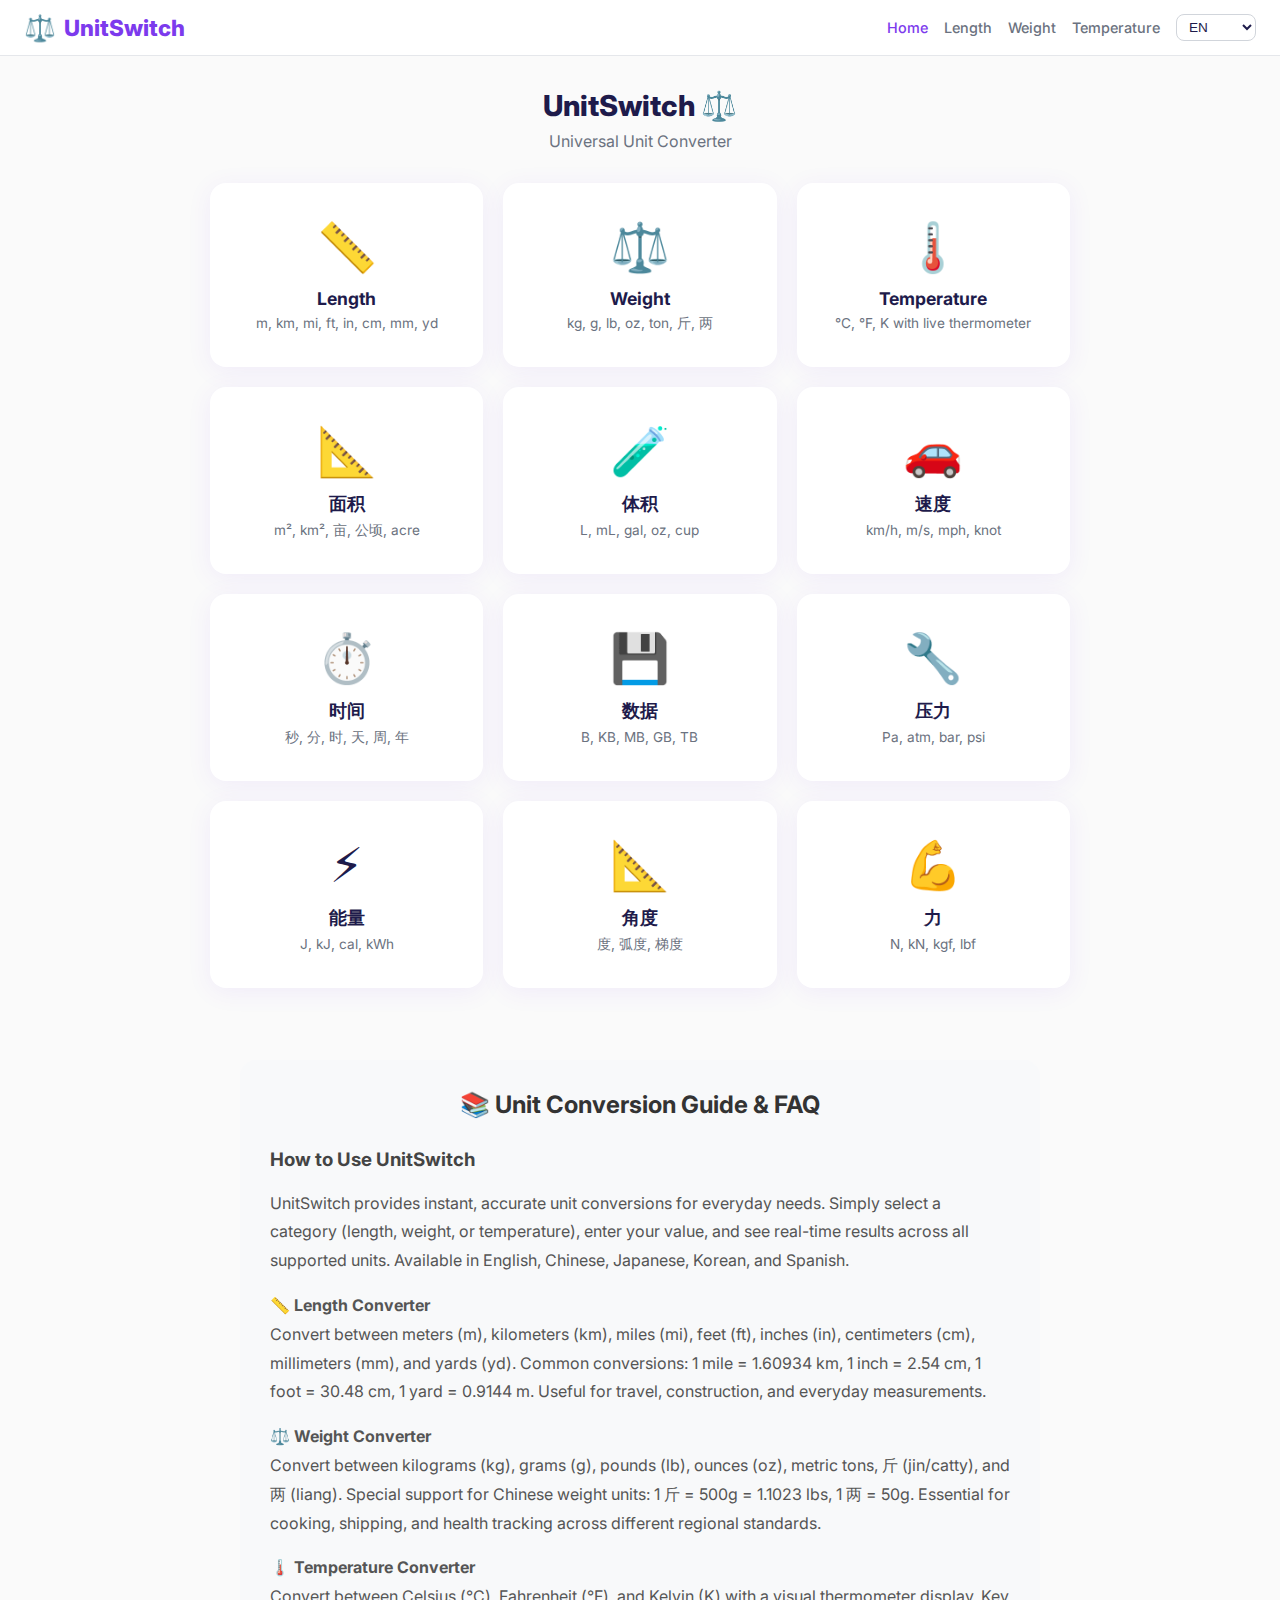
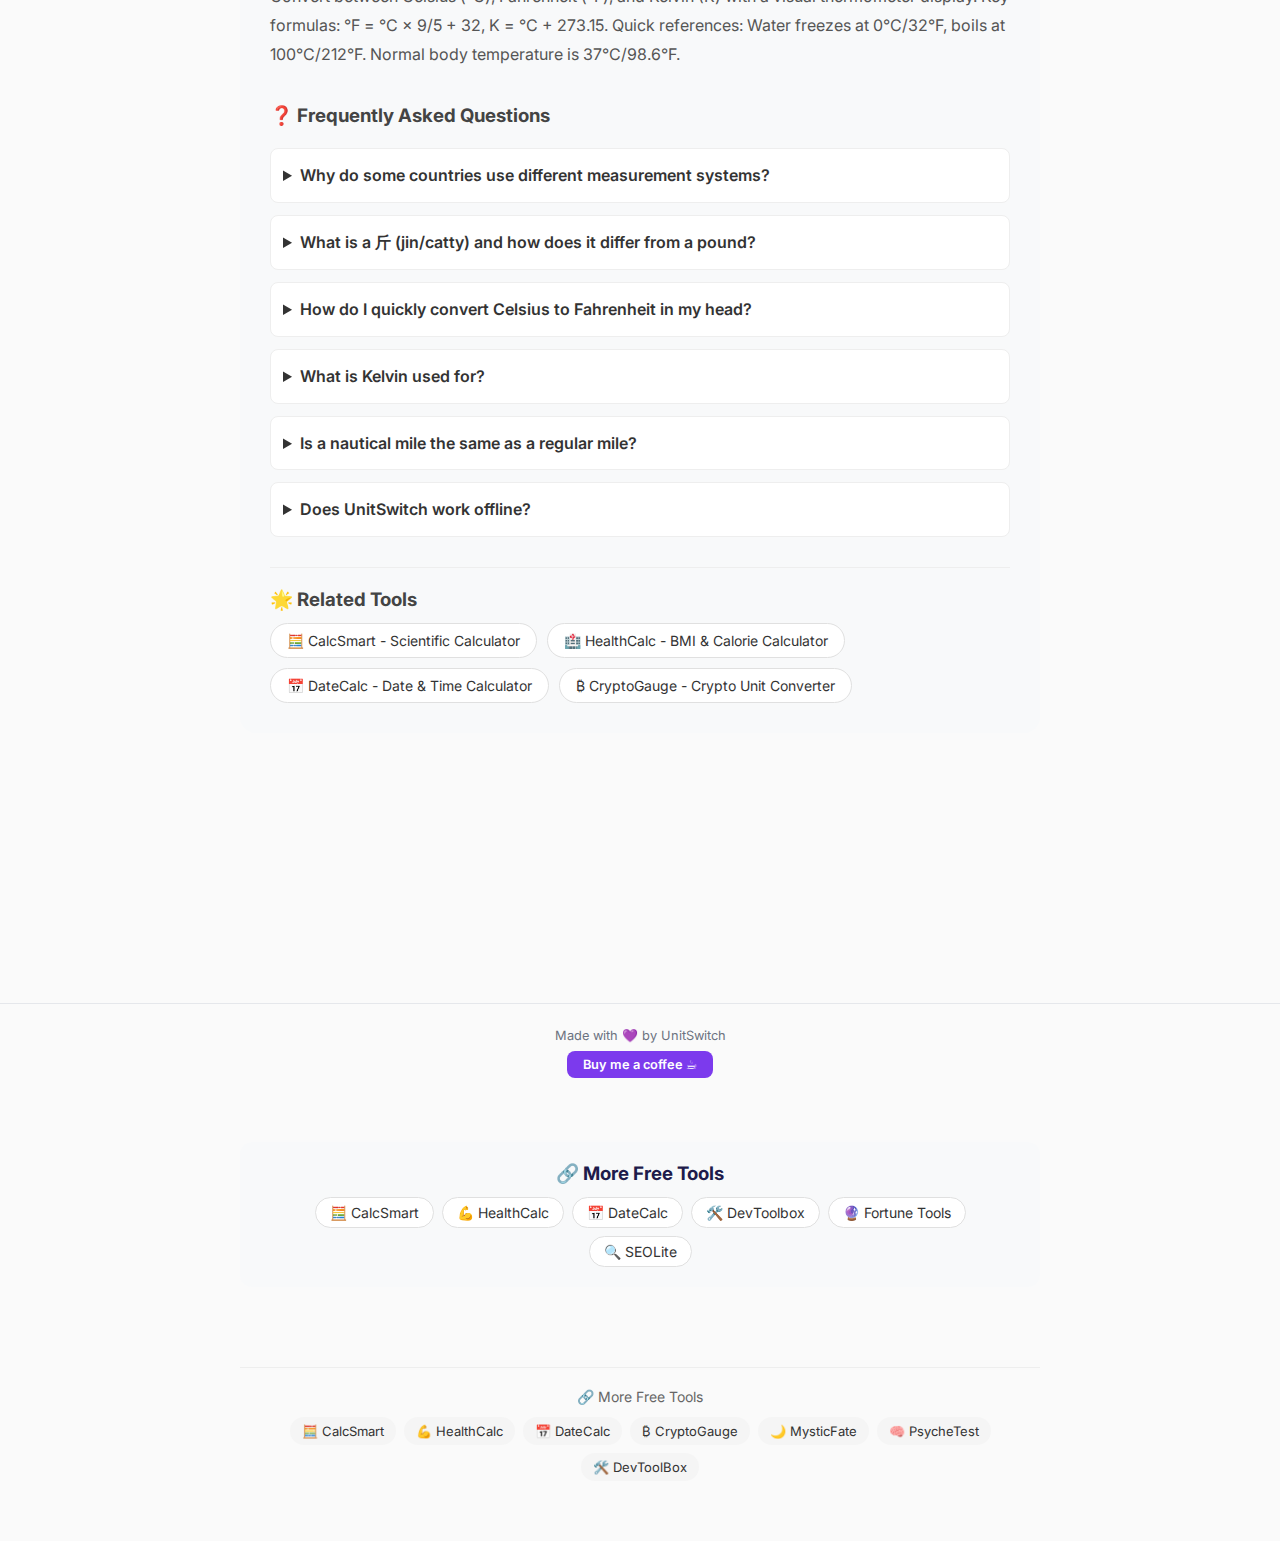
<file: index.html>
<!DOCTYPE html>
<html lang="en">
<head>
<meta charset="UTF-8"><meta name="viewport" content="width=device-width,initial-scale=1">
<title>UnitSwitch ⚖️ - Universal Unit Converter</title>
<meta name="description" content="Free online unit converter. Convert length, weight, temperature instantly. kg to lbs, celsius to fahrenheit, miles to km and more.">
<meta name="keywords" content="unit converter, kg to lbs, celsius to fahrenheit, miles to km, unit conversion, 单位换算">
<meta property="og:title" content="UnitSwitch ⚖️ - Universal Unit Converter">
<meta property="og:description" content="Convert any unit instantly. Length, weight, temperature and more.">
<link rel="canonical" href="https://rorojiao.github.io/unitswitch/">
<link href="https://fonts.googleapis.com/css2?family=Inter:wght@400;500;600;700;800&display=swap" rel="stylesheet">
<link rel="stylesheet" href="style.css">
    <script type="application/ld+json">
    {
        "@context": "https://schema.org",
        "@type": "WebApplication",
        "name": "UnitSwitch ⚖️ - Universal Unit Converter",
        "description": "Free online unit converter. Convert length, weight, temperature instantly. kg to lbs, celsius to fahrenheit, miles to km and more.",
        "url": "https://rorojiao.github.io/unitswitch/",
        "applicationCategory": "UtilityApplication",
        "operatingSystem": "All",
        "offers": { "@type": "Offer", "price": "0", "priceCurrency": "USD" }
    }
    </script>
</head>
<body>
<header>
  <a href="index.html" class="logo"><span>⚖️</span> UnitSwitch</a>
  <nav>
    <a href="index.html" class="active" data-i18n="home">Home</a>
    <a href="length.html" data-i18n="length">Length</a>
    <a href="weight.html" data-i18n="weight">Weight</a>
    <a href="temperature.html" data-i18n="temperature">Temperature</a>
    <select id="langSel">
      <option value="en">EN</option><option value="zh">中文</option><option value="ja">日本語</option><option value="ko">한국어</option><option value="es">ES</option>
    </select>
  </nav>
</header>
<main>
  <h1 data-i18n="siteTitle">UnitSwitch ⚖️</h1>
  <p class="subtitle" data-i18n="tagline">Universal Unit Converter</p>
  <div class="cards">
    <a href="length.html" class="card">
      <div class="icon">📏</div>
      <h2 data-i18n="length">Length</h2>
      <p data-i18n="lengthDesc">m, km, mi, ft, in, cm, mm, yd</p>
    </a>
    <a href="weight.html" class="card">
      <div class="icon">⚖️</div>
      <h2 data-i18n="weight">Weight</h2>
      <p data-i18n="weightDesc">kg, g, lb, oz, ton, 斤, 两</p>
    </a>
    <a href="temperature.html" class="card">
      <div class="icon">🌡️</div>
      <h2 data-i18n="temperature">Temperature</h2>
      <p data-i18n="tempDesc">°C, °F, K with live thermometer</p>
    </a>
    <a href="area.html" class="card"><div class="icon">📐</div><h2>面积</h2><p>m², km², 亩, 公顷, acre</p></a>
    <a href="volume.html" class="card"><div class="icon">🧪</div><h2>体积</h2><p>L, mL, gal, oz, cup</p></a>
    <a href="speed.html" class="card"><div class="icon">🚗</div><h2>速度</h2><p>km/h, m/s, mph, knot</p></a>
    <a href="time-unit.html" class="card"><div class="icon">⏱️</div><h2>时间</h2><p>秒, 分, 时, 天, 周, 年</p></a>
    <a href="data.html" class="card"><div class="icon">💾</div><h2>数据</h2><p>B, KB, MB, GB, TB</p></a>
    <a href="pressure.html" class="card"><div class="icon">🔧</div><h2>压力</h2><p>Pa, atm, bar, psi</p></a>
    <a href="energy.html" class="card"><div class="icon">⚡</div><h2>能量</h2><p>J, kJ, cal, kWh</p></a>
    <a href="angle.html" class="card"><div class="icon">📐</div><h2>角度</h2><p>度, 弧度, 梯度</p></a>
    <a href="force.html" class="card"><div class="icon">💪</div><h2>力</h2><p>N, kN, kgf, lbf</p></a>
  </div>
</main>

<section class="faq-section" style="max-width:800px;margin:40px auto;padding:30px;background:#f8f9fa;border-radius:16px;">
<h2 style="text-align:center;margin-bottom:24px;color:#333;">📚 Unit Conversion Guide & FAQ</h2>

<div class="guide" style="margin-bottom:30px;line-height:1.8;color:#555;">
<h3 style="color:#444;margin-bottom:12px;">How to Use UnitSwitch</h3>
<p>UnitSwitch provides instant, accurate unit conversions for everyday needs. Simply select a category (length, weight, or temperature), enter your value, and see real-time results across all supported units. Available in English, Chinese, Japanese, Korean, and Spanish.</p>

<h4 style="margin-top:16px;">📏 Length Converter</h4>
<p>Convert between meters (m), kilometers (km), miles (mi), feet (ft), inches (in), centimeters (cm), millimeters (mm), and yards (yd). Common conversions: 1 mile = 1.60934 km, 1 inch = 2.54 cm, 1 foot = 30.48 cm, 1 yard = 0.9144 m. Useful for travel, construction, and everyday measurements.</p>

<h4 style="margin-top:16px;">⚖️ Weight Converter</h4>
<p>Convert between kilograms (kg), grams (g), pounds (lb), ounces (oz), metric tons, 斤 (jin/catty), and 两 (liang). Special support for Chinese weight units: 1 斤 = 500g = 1.1023 lbs, 1 两 = 50g. Essential for cooking, shipping, and health tracking across different regional standards.</p>

<h4 style="margin-top:16px;">🌡️ Temperature Converter</h4>
<p>Convert between Celsius (°C), Fahrenheit (°F), and Kelvin (K) with a visual thermometer display. Key formulas: °F = °C × 9/5 + 32, K = °C + 273.15. Quick references: Water freezes at 0°C/32°F, boils at 100°C/212°F. Normal body temperature is 37°C/98.6°F.</p>
</div>

<div class="faq-list" style="line-height:1.8;">
<h3 style="color:#444;margin-bottom:16px;">❓ Frequently Asked Questions</h3>

<details style="margin-bottom:12px;padding:12px;background:#fff;border-radius:8px;border:1px solid #eee;">
<summary style="font-weight:600;cursor:pointer;color:#333;">Why do some countries use different measurement systems?</summary>
<p style="margin-top:8px;color:#666;">Most countries use the metric system (meters, kilograms, Celsius), which was developed during the French Revolution for universal standardization. The United States, Liberia, and Myanmar primarily use the imperial system (feet, pounds, Fahrenheit), largely due to historical convention. The UK uses a mix of both. China has its own traditional units (斤, 两) alongside metric.</p>
</details>

<details style="margin-bottom:12px;padding:12px;background:#fff;border-radius:8px;border:1px solid #eee;">
<summary style="font-weight:600;cursor:pointer;color:#333;">What is a 斤 (jin/catty) and how does it differ from a pound?</summary>
<p style="margin-top:8px;color:#666;">A 斤 (jin), also known as a catty, is a traditional Chinese unit of weight equal to exactly 500 grams (0.5 kg). A pound (lb) is an imperial unit equal to approximately 453.6 grams. So 1 斤 is about 10% heavier than 1 pound. In Chinese daily life, 斤 is commonly used for buying food at markets. When Chinese recipes mention "一斤", they mean 500g.</p>
</details>

<details style="margin-bottom:12px;padding:12px;background:#fff;border-radius:8px;border:1px solid #eee;">
<summary style="font-weight:600;cursor:pointer;color:#333;">How do I quickly convert Celsius to Fahrenheit in my head?</summary>
<p style="margin-top:8px;color:#666;">For a quick mental estimate: double the Celsius value and add 30. For example, 20°C → 20×2+30 = 70°F (actual: 68°F). This shortcut is accurate within a few degrees for everyday temperatures. For exact conversion: multiply by 9, divide by 5, then add 32.</p>
</details>

<details style="margin-bottom:12px;padding:12px;background:#fff;border-radius:8px;border:1px solid #eee;">
<summary style="font-weight:600;cursor:pointer;color:#333;">What is Kelvin used for?</summary>
<p style="margin-top:8px;color:#666;">Kelvin (K) is the SI base unit of temperature used primarily in science and engineering. Unlike Celsius and Fahrenheit, Kelvin starts at absolute zero (−273.15°C), the theoretical lowest possible temperature where all molecular motion stops. It's used in physics, chemistry, astronomy, and color temperature for lighting/photography (e.g., 5500K = daylight).</p>
</details>

<details style="margin-bottom:12px;padding:12px;background:#fff;border-radius:8px;border:1px solid #eee;">
<summary style="font-weight:600;cursor:pointer;color:#333;">Is a nautical mile the same as a regular mile?</summary>
<p style="margin-top:8px;color:#666;">No. A regular (statute) mile equals 1.60934 km, while a nautical mile equals 1.852 km — about 15% longer. Nautical miles are based on the Earth's geometry: one nautical mile equals one minute of latitude. They're used in marine and air navigation. UnitSwitch currently supports statute miles; nautical mile support is planned.</p>
</details>

<details style="margin-bottom:12px;padding:12px;background:#fff;border-radius:8px;border:1px solid #eee;">
<summary style="font-weight:600;cursor:pointer;color:#333;">Does UnitSwitch work offline?</summary>
<p style="margin-top:8px;color:#666;">Yes! Once the page is loaded, all conversions happen locally in your browser using JavaScript. No internet connection is needed for the actual calculations. You can even bookmark the page for quick access. All conversion formulas are built into the page — no API calls are made.</p>
</details>
</div>

<div class="related" style="margin-top:30px;padding-top:20px;border-top:1px solid #eee;">
<h3 style="color:#444;margin-bottom:12px;">🌟 Related Tools</h3>
<div style="display:flex;flex-wrap:wrap;gap:10px;">
<a href="https://rorojiao.github.io/calcsmart/" style="padding:8px 16px;background:#fff;border-radius:20px;text-decoration:none;color:#333;border:1px solid #e0e0e0;font-size:14px;">🧮 CalcSmart - Scientific Calculator</a>
<a href="https://rorojiao.github.io/healthcalc/" style="padding:8px 16px;background:#fff;border-radius:20px;text-decoration:none;color:#333;border:1px solid #e0e0e0;font-size:14px;">🏥 HealthCalc - BMI & Calorie Calculator</a>
<a href="https://rorojiao.github.io/datecalc/" style="padding:8px 16px;background:#fff;border-radius:20px;text-decoration:none;color:#333;border:1px solid #e0e0e0;font-size:14px;">📅 DateCalc - Date & Time Calculator</a>
<a href="https://rorojiao.github.io/cryptogauge/" style="padding:8px 16px;background:#fff;border-radius:20px;text-decoration:none;color:#333;border:1px solid #e0e0e0;font-size:14px;">₿ CryptoGauge - Crypto Unit Converter</a>
</div>
</div>
</section>

<!-- AADS Crypto Ad -->
<div id="aads-ad" style="text-align:center;margin:20px auto;max-width:728px;">
  <!-- Ad unit will be inserted after AADS registration -->

  <iframe data-aa="2427662" src="//acceptable.a-ads.com/2427662/?size=Adaptive" style="border:0; padding:0; width:100%; height:auto; min-height:60px; overflow:hidden; display:block; margin:auto;"></iframe>
</div>
<footer>
  <p data-i18n="footer">Made with 💜 by UnitSwitch</p>
  <a class="tip-btn" href="https://etherscan.io/address/0xEeD903787Cb86bcCc17777E5C7d10A4c2De43823" target="_blank" data-i18n="tipText">Buy me a coffee ☕</a>
</footer>
<script src="i18n.js"></script>
<div class="more-tools" style="max-width:800px;margin:40px auto;padding:20px;background:#f8f9fa;border-radius:12px;text-align:center">
  <h3 style="margin-bottom:12px">🔗 More Free Tools</h3>
  <div style="display:flex;flex-wrap:wrap;gap:8px;justify-content:center">
    <a href="https://rorojiao.github.io/calcsmart/" style="padding:6px 14px;background:#fff;border-radius:20px;text-decoration:none;color:#333;border:1px solid #e0e0e0;font-size:14px">🧮 CalcSmart</a>
    <a href="https://rorojiao.github.io/healthcalc/" style="padding:6px 14px;background:#fff;border-radius:20px;text-decoration:none;color:#333;border:1px solid #e0e0e0;font-size:14px">💪 HealthCalc</a>
    <a href="https://rorojiao.github.io/datecalc/" style="padding:6px 14px;background:#fff;border-radius:20px;text-decoration:none;color:#333;border:1px solid #e0e0e0;font-size:14px">📅 DateCalc</a>
    <a href="https://rorojiao.github.io/devtoolbox/" style="padding:6px 14px;background:#fff;border-radius:20px;text-decoration:none;color:#333;border:1px solid #e0e0e0;font-size:14px">🛠️ DevToolbox</a>
    <a href="https://rorojiao.github.io/fortune-tools/" style="padding:6px 14px;background:#fff;border-radius:20px;text-decoration:none;color:#333;border:1px solid #e0e0e0;font-size:14px">🔮 Fortune Tools</a>
    <a href="https://rorojiao.github.io/seolite/" style="padding:6px 14px;background:#fff;border-radius:20px;text-decoration:none;color:#333;border:1px solid #e0e0e0;font-size:14px">🔍 SEOLite</a>
  </div>
</div>

<!-- internal-links-start -->
<div style="max-width:800px;margin:40px auto;padding:20px;text-align:center;border-top:1px solid #eee;">
  <p style="font-size:14px;color:#666;margin-bottom:12px;">🔗 More Free Tools</p>
  <div style="display:flex;flex-wrap:wrap;justify-content:center;gap:8px;">
    <a href="https://rorojiao.github.io/calcsmart/" target="_blank" rel="noopener" style="display:inline-block;padding:6px 12px;background:#f5f5f5;border-radius:16px;text-decoration:none;color:#333;font-size:13px;">🧮 CalcSmart</a>
    <a href="https://rorojiao.github.io/healthcalc/" target="_blank" rel="noopener" style="display:inline-block;padding:6px 12px;background:#f5f5f5;border-radius:16px;text-decoration:none;color:#333;font-size:13px;">💪 HealthCalc</a>
    <a href="https://rorojiao.github.io/datecalc/" target="_blank" rel="noopener" style="display:inline-block;padding:6px 12px;background:#f5f5f5;border-radius:16px;text-decoration:none;color:#333;font-size:13px;">📅 DateCalc</a>
    <a href="https://rorojiao.github.io/cryptogauge/" target="_blank" rel="noopener" style="display:inline-block;padding:6px 12px;background:#f5f5f5;border-radius:16px;text-decoration:none;color:#333;font-size:13px;">₿ CryptoGauge</a>
    <a href="https://rorojiao.github.io/mysticfate/" target="_blank" rel="noopener" style="display:inline-block;padding:6px 12px;background:#f5f5f5;border-radius:16px;text-decoration:none;color:#333;font-size:13px;">🌙 MysticFate</a>
    <a href="https://rorojiao.github.io/psychetest/" target="_blank" rel="noopener" style="display:inline-block;padding:6px 12px;background:#f5f5f5;border-radius:16px;text-decoration:none;color:#333;font-size:13px;">🧠 PsycheTest</a>
    <a href="https://rorojiao.github.io/devtoolbox/" target="_blank" rel="noopener" style="display:inline-block;padding:6px 12px;background:#f5f5f5;border-radius:16px;text-decoration:none;color:#333;font-size:13px;">🛠️ DevToolBox</a>  </div>
</div>
<!-- internal-links-end -->
<!-- Analytics -->
<script>
(function(){var s=location.hostname,p=location.pathname;new Image().src="https://site-analytics.cap.1ktower.com/hit?s="+encodeURIComponent(s)+"&p="+encodeURIComponent(p)+"&t="+Date.now();})()
</script>
</body>
</html>
</file>
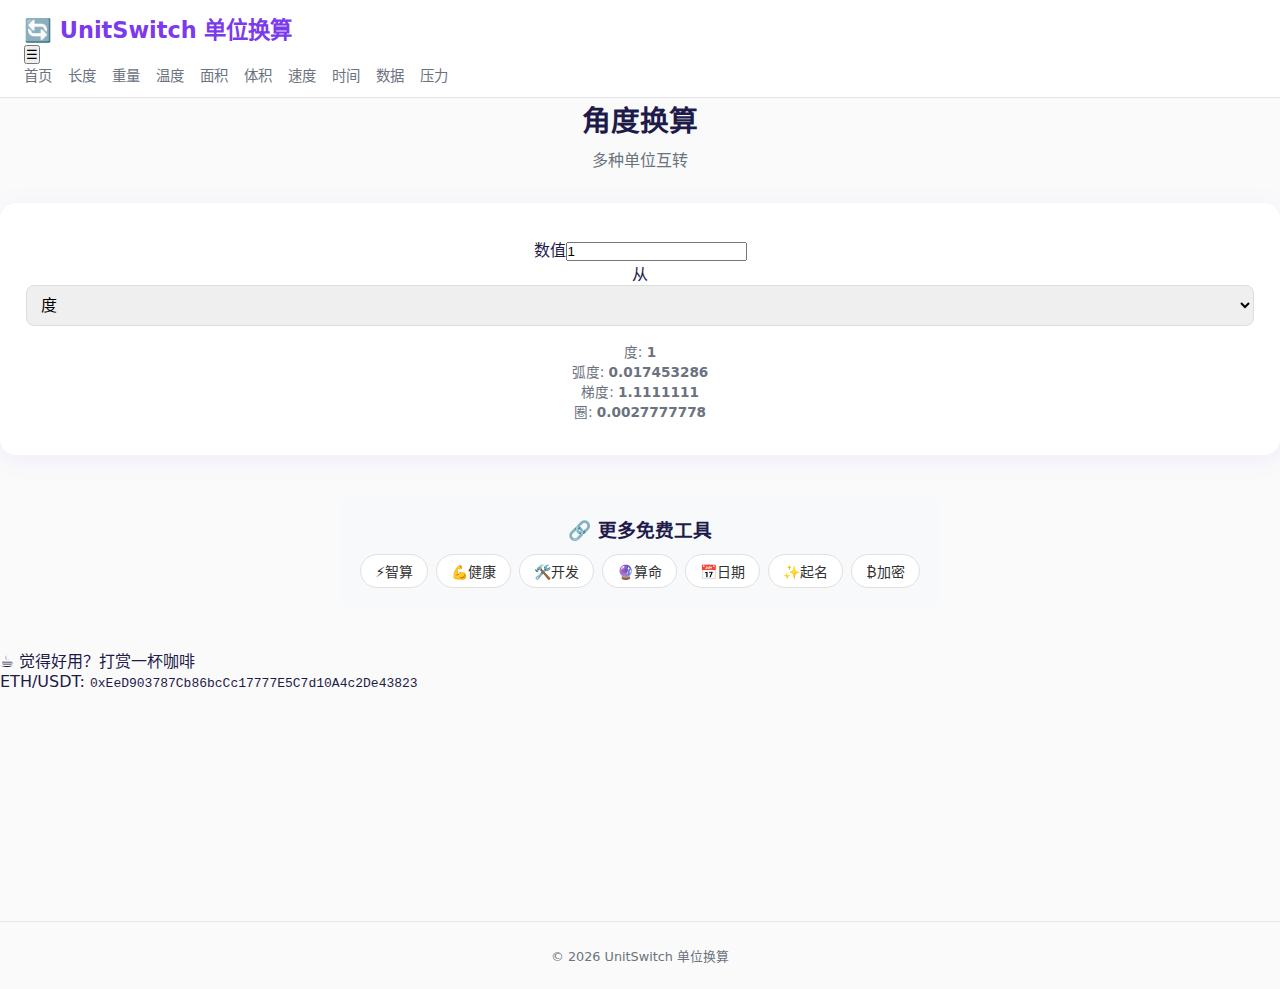
<file: angle.html>
<!DOCTYPE html>
<html lang="zh-CN">
<head>
<meta charset="UTF-8">
<meta name="viewport" content="width=device-width,initial-scale=1.0">
<title>角度换算 | UnitSwitch</title>
<meta name="description" content="度/弧度/梯度互转。">
<meta name="keywords" content="角度换算,弧度">
<link rel="canonical" href="https://rorojiao.github.io/unitswitch/angle.html">
<link rel="stylesheet" href="style.css">
<meta property="og:title" content="角度换算 | UnitSwitch">
<meta property="og:description" content="度/弧度/梯度互转。">
<meta property="og:type" content="website">
<meta property="og:url" content="https://rorojiao.github.io/unitswitch/angle.html">
<meta name="twitter:card" content="summary">
<script type="application/ld+json">
{"@context":"https://schema.org","@type":"WebApplication","name":"角度换算","url":"https://rorojiao.github.io/unitswitch/angle.html","description":"度/弧度/梯度互转。"}</script>
</head>
<body>
<header class="header"><div class="header-inner">
<a href="index.html" class="logo">🔄 UnitSwitch 单位换算</a>
<button class="nav-toggle" onclick="document.querySelector('.nav').classList.toggle('open')">☰</button>
<nav class="nav"><a href="index.html">首页</a><a href="length.html">长度</a><a href="weight.html">重量</a><a href="temperature.html">温度</a><a href="area.html">面积</a><a href="volume.html">体积</a><a href="speed.html">速度</a><a href="time-unit.html">时间</a><a href="data.html">数据</a><a href="pressure.html">压力</a></nav>
</div></header>
<div class="container">
<h1>角度换算</h1><p class="subtitle">多种单位互转</p><div class="card"><div class="form-group"><label>数值</label><input type="number" id="val" value="1" oninput="conv()" step="any"></div><div class="form-group"><label>从</label><select id="from" onchange="conv()" style="width:100%;padding:10px;border-radius:8px;border:1px solid #ddd;font-size:16px"></select></div><div id="results" style="margin-top:15px;font-size:18px"></div></div><script>const U={"度":1,"弧度":57.2958,"梯度":0.9,"圈":360};const sel=document.getElementById("from");Object.keys(U).forEach(k=>{const o=document.createElement("option");o.value=k;o.textContent=k;sel.appendChild(o)});function conv(){const v=+document.getElementById("val").value,f=sel.value;const base=v*U[f];let h="";Object.entries(U).forEach(([k,r])=>{h+="<p>"+k+": <b>"+(base/r).toPrecision(8).replace(/\.?0+$/,"")+"</b></p>"});document.getElementById("results").innerHTML=h}conv()</script>
</div>
<div class="more-tools" style="max-width:800px;margin:40px auto;padding:20px;background:#f8f9fa;border-radius:12px;text-align:center">
<h3 style="margin-bottom:12px">🔗 更多免费工具</h3>
<div style="display:flex;flex-wrap:wrap;gap:8px;justify-content:center"><a href="https://rorojiao.github.io/calcsmart/" style="padding:6px 14px;background:#fff;border-radius:20px;text-decoration:none;color:#333;border:1px solid #e0e0e0;font-size:14px">⚡智算</a>
<a href="https://rorojiao.github.io/healthcalc/" style="padding:6px 14px;background:#fff;border-radius:20px;text-decoration:none;color:#333;border:1px solid #e0e0e0;font-size:14px">💪健康</a>
<a href="https://rorojiao.github.io/devtoolbox/" style="padding:6px 14px;background:#fff;border-radius:20px;text-decoration:none;color:#333;border:1px solid #e0e0e0;font-size:14px">🛠️开发</a>
<a href="https://rorojiao.github.io/fortune-tools/" style="padding:6px 14px;background:#fff;border-radius:20px;text-decoration:none;color:#333;border:1px solid #e0e0e0;font-size:14px">🔮算命</a>
<a href="https://rorojiao.github.io/datecalc/" style="padding:6px 14px;background:#fff;border-radius:20px;text-decoration:none;color:#333;border:1px solid #e0e0e0;font-size:14px">📅日期</a>
<a href="https://rorojiao.github.io/namegenius/" style="padding:6px 14px;background:#fff;border-radius:20px;text-decoration:none;color:#333;border:1px solid #e0e0e0;font-size:14px">✨起名</a>
<a href="https://rorojiao.github.io/cryptogauge/" style="padding:6px 14px;background:#fff;border-radius:20px;text-decoration:none;color:#333;border:1px solid #e0e0e0;font-size:14px">₿加密</a></div></div>
<div class="donate"><p>☕ 觉得好用？打赏一杯咖啡</p><p>ETH/USDT: <code>0xEeD903787Cb86bcCc17777E5C7d10A4c2De43823</code></p></div>
<div style="text-align:center;margin:20px auto;max-width:728px;"><iframe data-aa="2427662" src="//acceptable.a-ads.com/2427662/?size=Adaptive" style="border:0;padding:0;width:100%;height:auto;min-height:60px;overflow:hidden;display:block;margin:auto;"></iframe></div>
<footer class="footer">© 2026 UnitSwitch 单位换算</footer>
<script>fetch("https://site-analytics.cap.1ktower.com/hit?s="+encodeURIComponent(location.hostname)+"&p="+encodeURIComponent(location.pathname)).catch(()=>{})</script>
</body>
</html>
</file>
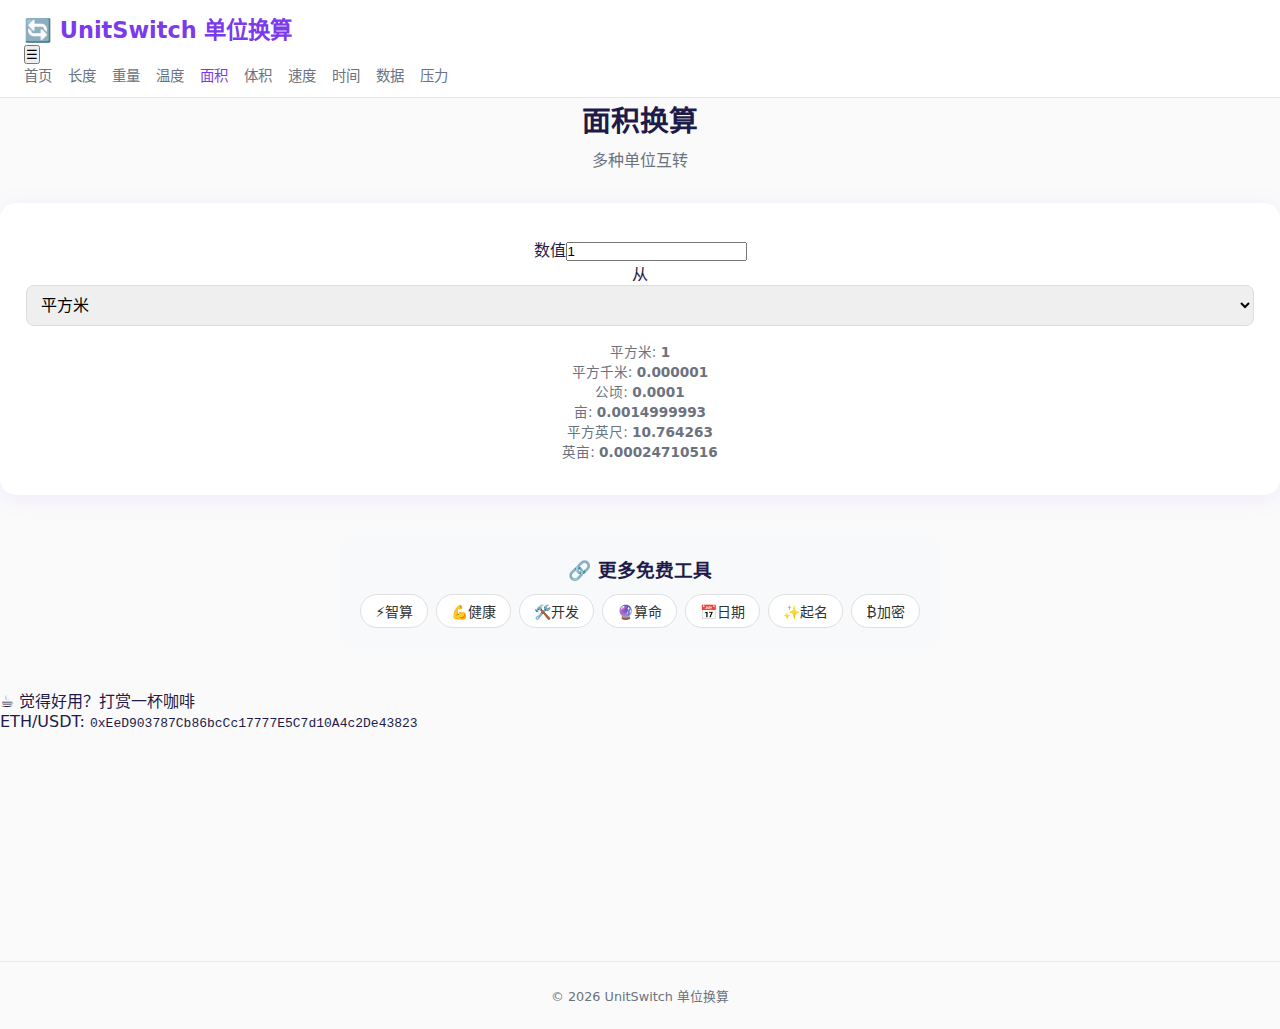
<file: area.html>
<!DOCTYPE html>
<html lang="zh-CN">
<head>
<meta charset="UTF-8">
<meta name="viewport" content="width=device-width,initial-scale=1.0">
<title>面积换算 | UnitSwitch</title>
<meta name="description" content="在线面积单位换算。">
<meta name="keywords" content="面积换算,平方米转亩">
<link rel="canonical" href="https://rorojiao.github.io/unitswitch/area.html">
<link rel="stylesheet" href="style.css">
<meta property="og:title" content="面积换算 | UnitSwitch">
<meta property="og:description" content="在线面积单位换算。">
<meta property="og:type" content="website">
<meta property="og:url" content="https://rorojiao.github.io/unitswitch/area.html">
<meta name="twitter:card" content="summary">
<script type="application/ld+json">
{"@context":"https://schema.org","@type":"WebApplication","name":"面积换算","url":"https://rorojiao.github.io/unitswitch/area.html","description":"在线面积单位换算。"}</script>
</head>
<body>
<header class="header"><div class="header-inner">
<a href="index.html" class="logo">🔄 UnitSwitch 单位换算</a>
<button class="nav-toggle" onclick="document.querySelector('.nav').classList.toggle('open')">☰</button>
<nav class="nav"><a href="index.html">首页</a><a href="length.html">长度</a><a href="weight.html">重量</a><a href="temperature.html">温度</a><a href="area.html" class=active>面积</a><a href="volume.html">体积</a><a href="speed.html">速度</a><a href="time-unit.html">时间</a><a href="data.html">数据</a><a href="pressure.html">压力</a></nav>
</div></header>
<div class="container">
<h1>面积换算</h1><p class="subtitle">多种单位互转</p><div class="card"><div class="form-group"><label>数值</label><input type="number" id="val" value="1" oninput="conv()" step="any"></div><div class="form-group"><label>从</label><select id="from" onchange="conv()" style="width:100%;padding:10px;border-radius:8px;border:1px solid #ddd;font-size:16px"></select></div><div id="results" style="margin-top:15px;font-size:18px"></div></div><script>const U={"平方米":1,"平方千米":1e6,"公顷":1e4,"亩":666.667,"平方英尺":0.0929,"英亩":4046.86};const sel=document.getElementById("from");Object.keys(U).forEach(k=>{const o=document.createElement("option");o.value=k;o.textContent=k;sel.appendChild(o)});function conv(){const v=+document.getElementById("val").value,f=sel.value;const base=v*U[f];let h="";Object.entries(U).forEach(([k,r])=>{h+="<p>"+k+": <b>"+(base/r).toPrecision(8).replace(/\.?0+$/,"")+"</b></p>"});document.getElementById("results").innerHTML=h}conv()</script>
</div>
<div class="more-tools" style="max-width:800px;margin:40px auto;padding:20px;background:#f8f9fa;border-radius:12px;text-align:center">
<h3 style="margin-bottom:12px">🔗 更多免费工具</h3>
<div style="display:flex;flex-wrap:wrap;gap:8px;justify-content:center"><a href="https://rorojiao.github.io/calcsmart/" style="padding:6px 14px;background:#fff;border-radius:20px;text-decoration:none;color:#333;border:1px solid #e0e0e0;font-size:14px">⚡智算</a>
<a href="https://rorojiao.github.io/healthcalc/" style="padding:6px 14px;background:#fff;border-radius:20px;text-decoration:none;color:#333;border:1px solid #e0e0e0;font-size:14px">💪健康</a>
<a href="https://rorojiao.github.io/devtoolbox/" style="padding:6px 14px;background:#fff;border-radius:20px;text-decoration:none;color:#333;border:1px solid #e0e0e0;font-size:14px">🛠️开发</a>
<a href="https://rorojiao.github.io/fortune-tools/" style="padding:6px 14px;background:#fff;border-radius:20px;text-decoration:none;color:#333;border:1px solid #e0e0e0;font-size:14px">🔮算命</a>
<a href="https://rorojiao.github.io/datecalc/" style="padding:6px 14px;background:#fff;border-radius:20px;text-decoration:none;color:#333;border:1px solid #e0e0e0;font-size:14px">📅日期</a>
<a href="https://rorojiao.github.io/namegenius/" style="padding:6px 14px;background:#fff;border-radius:20px;text-decoration:none;color:#333;border:1px solid #e0e0e0;font-size:14px">✨起名</a>
<a href="https://rorojiao.github.io/cryptogauge/" style="padding:6px 14px;background:#fff;border-radius:20px;text-decoration:none;color:#333;border:1px solid #e0e0e0;font-size:14px">₿加密</a></div></div>
<div class="donate"><p>☕ 觉得好用？打赏一杯咖啡</p><p>ETH/USDT: <code>0xEeD903787Cb86bcCc17777E5C7d10A4c2De43823</code></p></div>
<div style="text-align:center;margin:20px auto;max-width:728px;"><iframe data-aa="2427662" src="//acceptable.a-ads.com/2427662/?size=Adaptive" style="border:0;padding:0;width:100%;height:auto;min-height:60px;overflow:hidden;display:block;margin:auto;"></iframe></div>
<footer class="footer">© 2026 UnitSwitch 单位换算</footer>
<script>fetch("https://site-analytics.cap.1ktower.com/hit?s="+encodeURIComponent(location.hostname)+"&p="+encodeURIComponent(location.pathname)).catch(()=>{})</script>
</body>
</html>
</file>
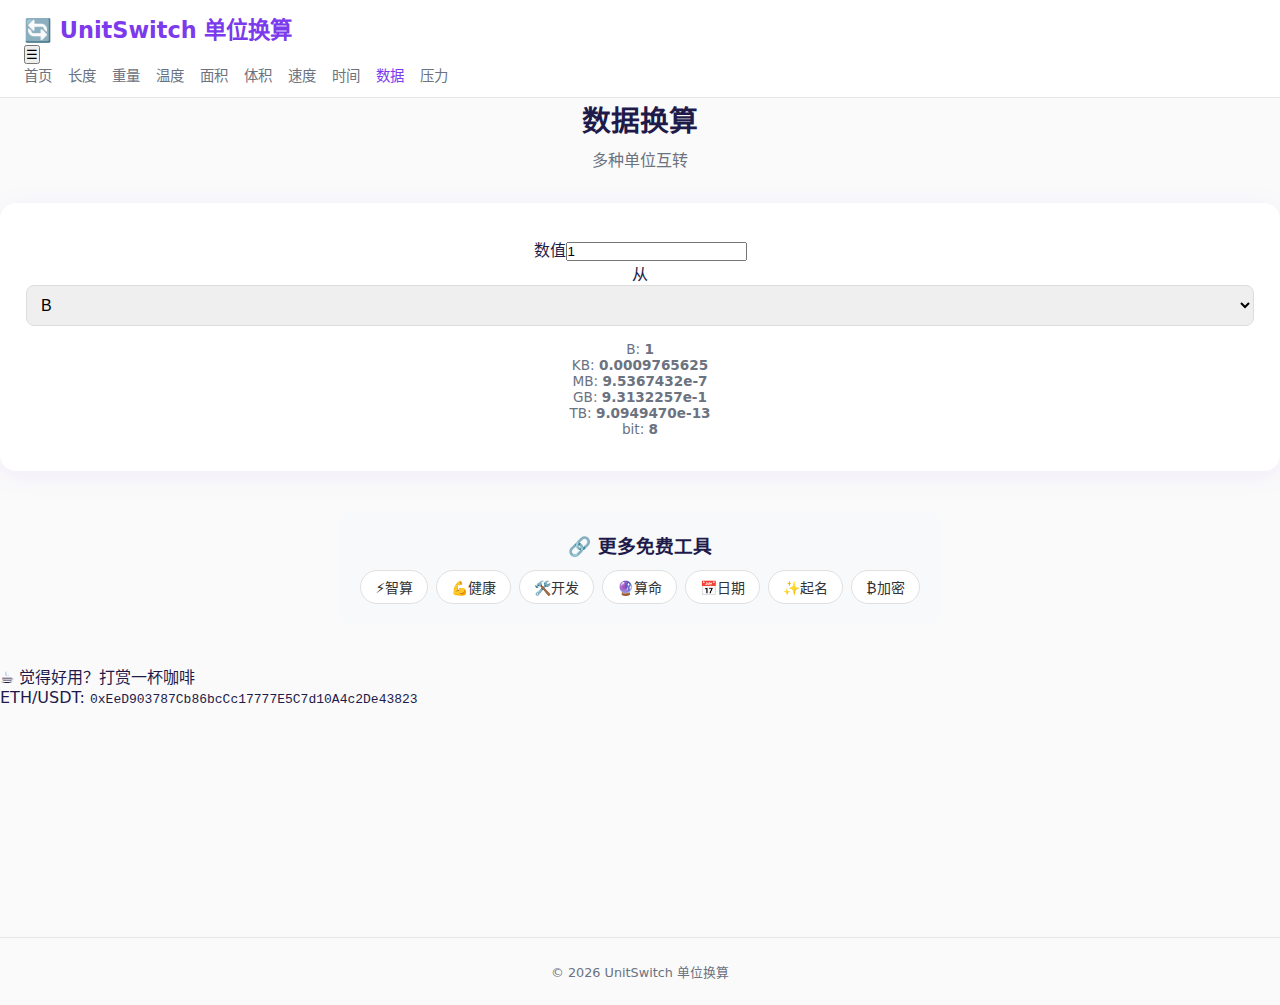
<file: data.html>
<!DOCTYPE html>
<html lang="zh-CN">
<head>
<meta charset="UTF-8">
<meta name="viewport" content="width=device-width,initial-scale=1.0">
<title>数据存储换算 | UnitSwitch</title>
<meta name="description" content="B/KB/MB/GB/TB互转。">
<meta name="keywords" content="数据换算,MB转GB">
<link rel="canonical" href="https://rorojiao.github.io/unitswitch/data.html">
<link rel="stylesheet" href="style.css">
<meta property="og:title" content="数据存储换算 | UnitSwitch">
<meta property="og:description" content="B/KB/MB/GB/TB互转。">
<meta property="og:type" content="website">
<meta property="og:url" content="https://rorojiao.github.io/unitswitch/data.html">
<meta name="twitter:card" content="summary">
<script type="application/ld+json">
{"@context":"https://schema.org","@type":"WebApplication","name":"数据存储换算","url":"https://rorojiao.github.io/unitswitch/data.html","description":"B/KB/MB/GB/TB互转。"}</script>
</head>
<body>
<header class="header"><div class="header-inner">
<a href="index.html" class="logo">🔄 UnitSwitch 单位换算</a>
<button class="nav-toggle" onclick="document.querySelector('.nav').classList.toggle('open')">☰</button>
<nav class="nav"><a href="index.html">首页</a><a href="length.html">长度</a><a href="weight.html">重量</a><a href="temperature.html">温度</a><a href="area.html">面积</a><a href="volume.html">体积</a><a href="speed.html">速度</a><a href="time-unit.html">时间</a><a href="data.html" class=active>数据</a><a href="pressure.html">压力</a></nav>
</div></header>
<div class="container">
<h1>数据换算</h1><p class="subtitle">多种单位互转</p><div class="card"><div class="form-group"><label>数值</label><input type="number" id="val" value="1" oninput="conv()" step="any"></div><div class="form-group"><label>从</label><select id="from" onchange="conv()" style="width:100%;padding:10px;border-radius:8px;border:1px solid #ddd;font-size:16px"></select></div><div id="results" style="margin-top:15px;font-size:18px"></div></div><script>const U={"B":1,"KB":1024,"MB":1048576,"GB":1073741824,"TB":1099511627776,"bit":0.125};const sel=document.getElementById("from");Object.keys(U).forEach(k=>{const o=document.createElement("option");o.value=k;o.textContent=k;sel.appendChild(o)});function conv(){const v=+document.getElementById("val").value,f=sel.value;const base=v*U[f];let h="";Object.entries(U).forEach(([k,r])=>{h+="<p>"+k+": <b>"+(base/r).toPrecision(8).replace(/\.?0+$/,"")+"</b></p>"});document.getElementById("results").innerHTML=h}conv()</script>
</div>
<div class="more-tools" style="max-width:800px;margin:40px auto;padding:20px;background:#f8f9fa;border-radius:12px;text-align:center">
<h3 style="margin-bottom:12px">🔗 更多免费工具</h3>
<div style="display:flex;flex-wrap:wrap;gap:8px;justify-content:center"><a href="https://rorojiao.github.io/calcsmart/" style="padding:6px 14px;background:#fff;border-radius:20px;text-decoration:none;color:#333;border:1px solid #e0e0e0;font-size:14px">⚡智算</a>
<a href="https://rorojiao.github.io/healthcalc/" style="padding:6px 14px;background:#fff;border-radius:20px;text-decoration:none;color:#333;border:1px solid #e0e0e0;font-size:14px">💪健康</a>
<a href="https://rorojiao.github.io/devtoolbox/" style="padding:6px 14px;background:#fff;border-radius:20px;text-decoration:none;color:#333;border:1px solid #e0e0e0;font-size:14px">🛠️开发</a>
<a href="https://rorojiao.github.io/fortune-tools/" style="padding:6px 14px;background:#fff;border-radius:20px;text-decoration:none;color:#333;border:1px solid #e0e0e0;font-size:14px">🔮算命</a>
<a href="https://rorojiao.github.io/datecalc/" style="padding:6px 14px;background:#fff;border-radius:20px;text-decoration:none;color:#333;border:1px solid #e0e0e0;font-size:14px">📅日期</a>
<a href="https://rorojiao.github.io/namegenius/" style="padding:6px 14px;background:#fff;border-radius:20px;text-decoration:none;color:#333;border:1px solid #e0e0e0;font-size:14px">✨起名</a>
<a href="https://rorojiao.github.io/cryptogauge/" style="padding:6px 14px;background:#fff;border-radius:20px;text-decoration:none;color:#333;border:1px solid #e0e0e0;font-size:14px">₿加密</a></div></div>
<div class="donate"><p>☕ 觉得好用？打赏一杯咖啡</p><p>ETH/USDT: <code>0xEeD903787Cb86bcCc17777E5C7d10A4c2De43823</code></p></div>
<div style="text-align:center;margin:20px auto;max-width:728px;"><iframe data-aa="2427662" src="//acceptable.a-ads.com/2427662/?size=Adaptive" style="border:0;padding:0;width:100%;height:auto;min-height:60px;overflow:hidden;display:block;margin:auto;"></iframe></div>
<footer class="footer">© 2026 UnitSwitch 单位换算</footer>
<script>fetch("https://site-analytics.cap.1ktower.com/hit?s="+encodeURIComponent(location.hostname)+"&p="+encodeURIComponent(location.pathname)).catch(()=>{})</script>
</body>
</html>
</file>
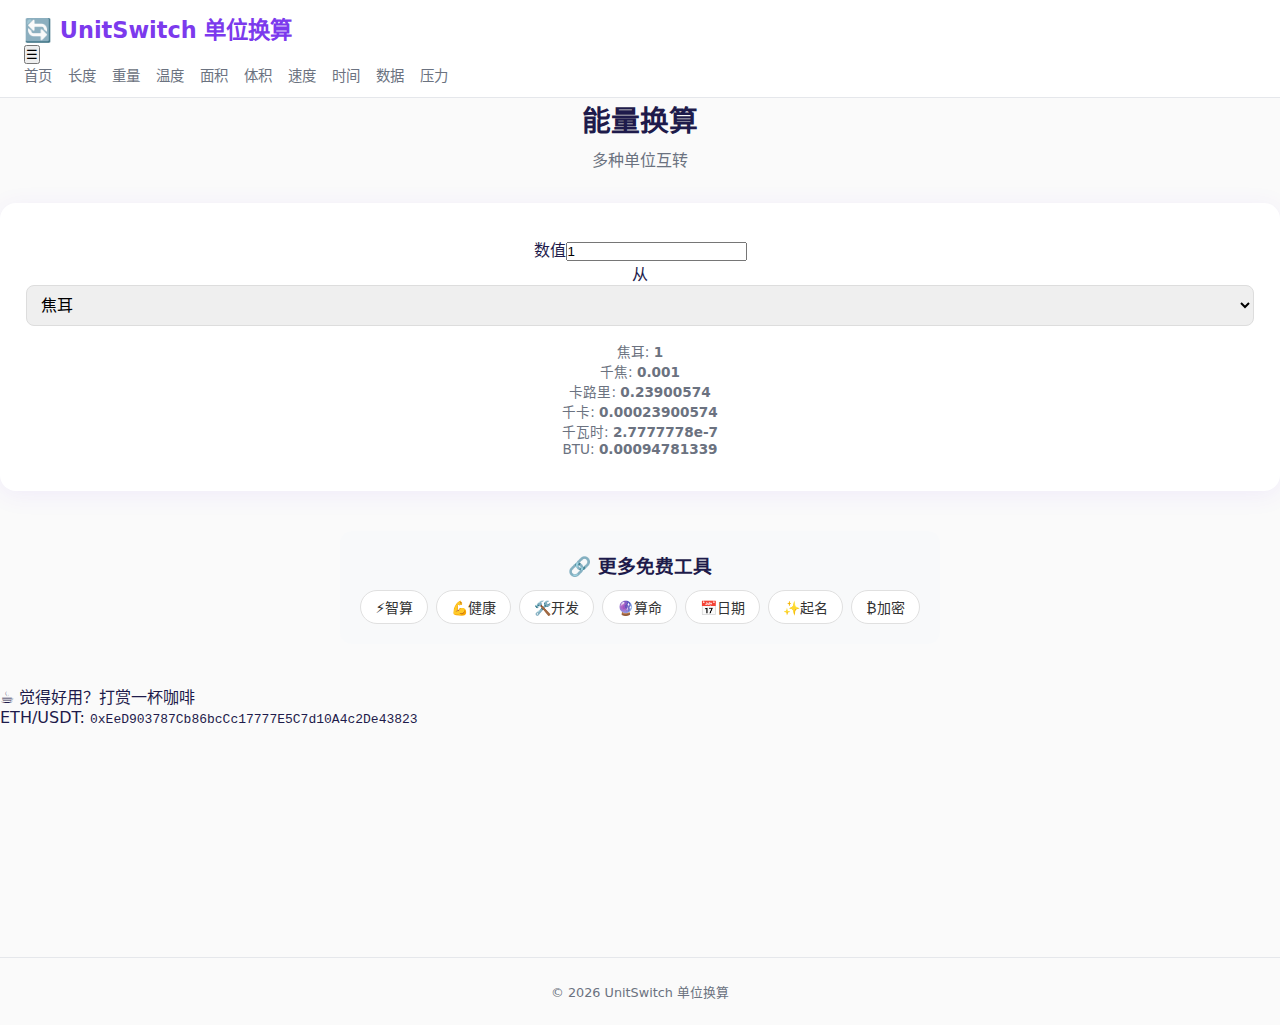
<file: energy.html>
<!DOCTYPE html>
<html lang="zh-CN">
<head>
<meta charset="UTF-8">
<meta name="viewport" content="width=device-width,initial-scale=1.0">
<title>能量换算 | UnitSwitch</title>
<meta name="description" content="焦耳/卡路里/千瓦时互转。">
<meta name="keywords" content="能量换算,焦耳">
<link rel="canonical" href="https://rorojiao.github.io/unitswitch/energy.html">
<link rel="stylesheet" href="style.css">
<meta property="og:title" content="能量换算 | UnitSwitch">
<meta property="og:description" content="焦耳/卡路里/千瓦时互转。">
<meta property="og:type" content="website">
<meta property="og:url" content="https://rorojiao.github.io/unitswitch/energy.html">
<meta name="twitter:card" content="summary">
<script type="application/ld+json">
{"@context":"https://schema.org","@type":"WebApplication","name":"能量换算","url":"https://rorojiao.github.io/unitswitch/energy.html","description":"焦耳/卡路里/千瓦时互转。"}</script>
</head>
<body>
<header class="header"><div class="header-inner">
<a href="index.html" class="logo">🔄 UnitSwitch 单位换算</a>
<button class="nav-toggle" onclick="document.querySelector('.nav').classList.toggle('open')">☰</button>
<nav class="nav"><a href="index.html">首页</a><a href="length.html">长度</a><a href="weight.html">重量</a><a href="temperature.html">温度</a><a href="area.html">面积</a><a href="volume.html">体积</a><a href="speed.html">速度</a><a href="time-unit.html">时间</a><a href="data.html">数据</a><a href="pressure.html">压力</a></nav>
</div></header>
<div class="container">
<h1>能量换算</h1><p class="subtitle">多种单位互转</p><div class="card"><div class="form-group"><label>数值</label><input type="number" id="val" value="1" oninput="conv()" step="any"></div><div class="form-group"><label>从</label><select id="from" onchange="conv()" style="width:100%;padding:10px;border-radius:8px;border:1px solid #ddd;font-size:16px"></select></div><div id="results" style="margin-top:15px;font-size:18px"></div></div><script>const U={"焦耳":1,"千焦":1000,"卡路里":4.184,"千卡":4184,"千瓦时":3.6e6,"BTU":1055.06};const sel=document.getElementById("from");Object.keys(U).forEach(k=>{const o=document.createElement("option");o.value=k;o.textContent=k;sel.appendChild(o)});function conv(){const v=+document.getElementById("val").value,f=sel.value;const base=v*U[f];let h="";Object.entries(U).forEach(([k,r])=>{h+="<p>"+k+": <b>"+(base/r).toPrecision(8).replace(/\.?0+$/,"")+"</b></p>"});document.getElementById("results").innerHTML=h}conv()</script>
</div>
<div class="more-tools" style="max-width:800px;margin:40px auto;padding:20px;background:#f8f9fa;border-radius:12px;text-align:center">
<h3 style="margin-bottom:12px">🔗 更多免费工具</h3>
<div style="display:flex;flex-wrap:wrap;gap:8px;justify-content:center"><a href="https://rorojiao.github.io/calcsmart/" style="padding:6px 14px;background:#fff;border-radius:20px;text-decoration:none;color:#333;border:1px solid #e0e0e0;font-size:14px">⚡智算</a>
<a href="https://rorojiao.github.io/healthcalc/" style="padding:6px 14px;background:#fff;border-radius:20px;text-decoration:none;color:#333;border:1px solid #e0e0e0;font-size:14px">💪健康</a>
<a href="https://rorojiao.github.io/devtoolbox/" style="padding:6px 14px;background:#fff;border-radius:20px;text-decoration:none;color:#333;border:1px solid #e0e0e0;font-size:14px">🛠️开发</a>
<a href="https://rorojiao.github.io/fortune-tools/" style="padding:6px 14px;background:#fff;border-radius:20px;text-decoration:none;color:#333;border:1px solid #e0e0e0;font-size:14px">🔮算命</a>
<a href="https://rorojiao.github.io/datecalc/" style="padding:6px 14px;background:#fff;border-radius:20px;text-decoration:none;color:#333;border:1px solid #e0e0e0;font-size:14px">📅日期</a>
<a href="https://rorojiao.github.io/namegenius/" style="padding:6px 14px;background:#fff;border-radius:20px;text-decoration:none;color:#333;border:1px solid #e0e0e0;font-size:14px">✨起名</a>
<a href="https://rorojiao.github.io/cryptogauge/" style="padding:6px 14px;background:#fff;border-radius:20px;text-decoration:none;color:#333;border:1px solid #e0e0e0;font-size:14px">₿加密</a></div></div>
<div class="donate"><p>☕ 觉得好用？打赏一杯咖啡</p><p>ETH/USDT: <code>0xEeD903787Cb86bcCc17777E5C7d10A4c2De43823</code></p></div>
<div style="text-align:center;margin:20px auto;max-width:728px;"><iframe data-aa="2427662" src="//acceptable.a-ads.com/2427662/?size=Adaptive" style="border:0;padding:0;width:100%;height:auto;min-height:60px;overflow:hidden;display:block;margin:auto;"></iframe></div>
<footer class="footer">© 2026 UnitSwitch 单位换算</footer>
<script>fetch("https://site-analytics.cap.1ktower.com/hit?s="+encodeURIComponent(location.hostname)+"&p="+encodeURIComponent(location.pathname)).catch(()=>{})</script>
</body>
</html>
</file>
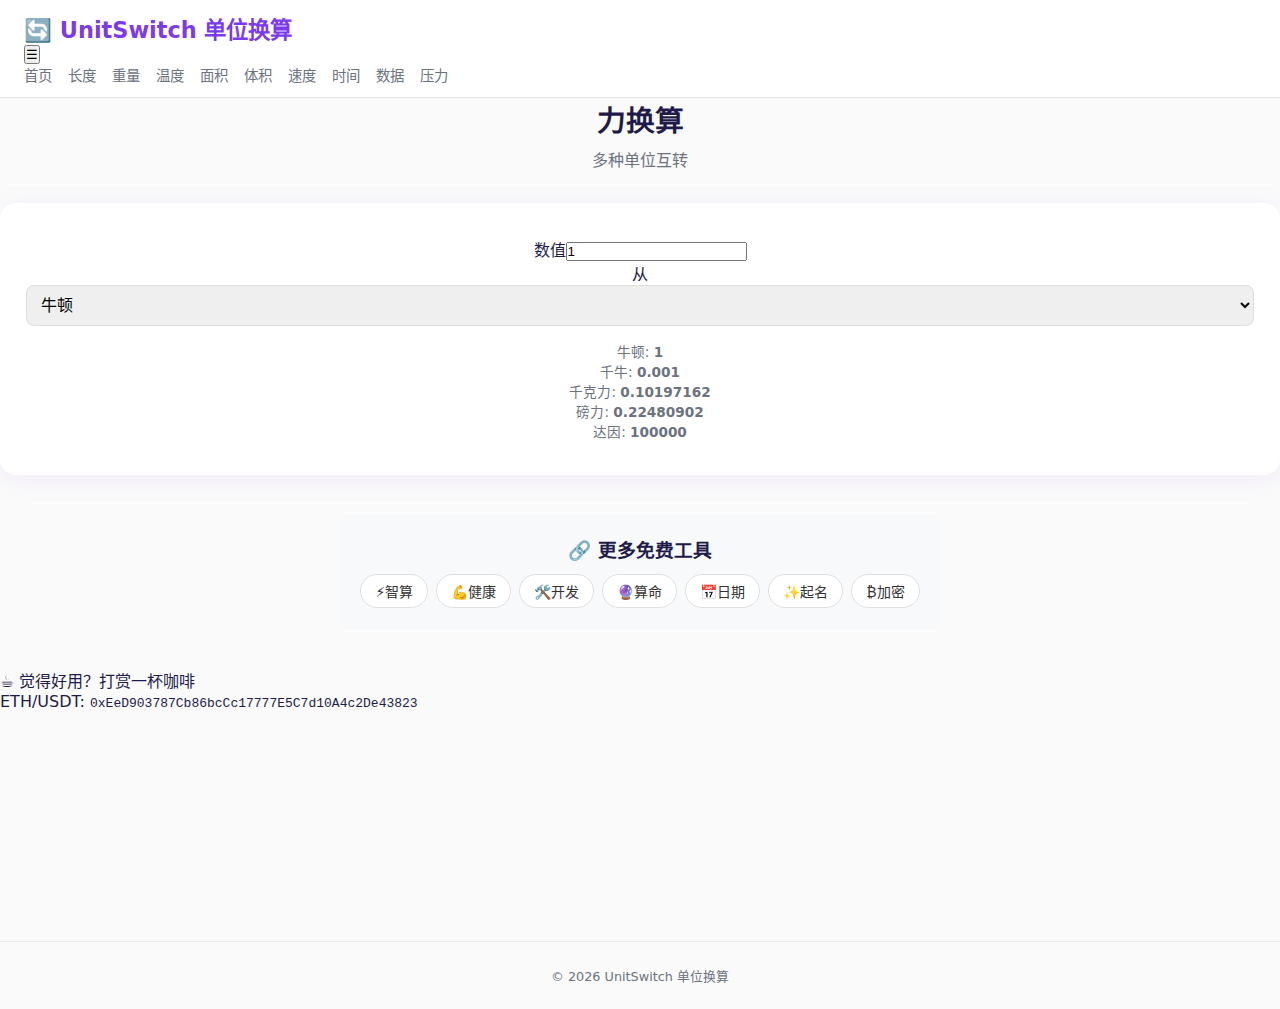
<file: force.html>
<!DOCTYPE html>
<html lang="zh-CN">
<head>
<meta charset="UTF-8">
<meta name="viewport" content="width=device-width,initial-scale=1.0">
<title>力换算 | UnitSwitch</title>
<meta name="description" content="牛顿/千克力/磅力互转。">
<meta name="keywords" content="力换算,牛顿">
<link rel="canonical" href="https://rorojiao.github.io/unitswitch/force.html">
<link rel="stylesheet" href="style.css">
<meta property="og:title" content="力换算 | UnitSwitch">
<meta property="og:description" content="牛顿/千克力/磅力互转。">
<meta property="og:type" content="website">
<meta property="og:url" content="https://rorojiao.github.io/unitswitch/force.html">
<meta name="twitter:card" content="summary">
<script type="application/ld+json">
{"@context":"https://schema.org","@type":"WebApplication","name":"力换算","url":"https://rorojiao.github.io/unitswitch/force.html","description":"牛顿/千克力/磅力互转。"}</script>
</head>
<body>
<header class="header"><div class="header-inner">
<a href="index.html" class="logo">🔄 UnitSwitch 单位换算</a>
<button class="nav-toggle" onclick="document.querySelector('.nav').classList.toggle('open')">☰</button>
<nav class="nav"><a href="index.html">首页</a><a href="length.html">长度</a><a href="weight.html">重量</a><a href="temperature.html">温度</a><a href="area.html">面积</a><a href="volume.html">体积</a><a href="speed.html">速度</a><a href="time-unit.html">时间</a><a href="data.html">数据</a><a href="pressure.html">压力</a></nav>
</div></header>
<div class="container">
<h1>力换算</h1><p class="subtitle">多种单位互转</p><div class="card"><div class="form-group"><label>数值</label><input type="number" id="val" value="1" oninput="conv()" step="any"></div><div class="form-group"><label>从</label><select id="from" onchange="conv()" style="width:100%;padding:10px;border-radius:8px;border:1px solid #ddd;font-size:16px"></select></div><div id="results" style="margin-top:15px;font-size:18px"></div></div><script>const U={"牛顿":1,"千牛":1000,"千克力":9.80665,"磅力":4.44822,"达因":1e-5};const sel=document.getElementById("from");Object.keys(U).forEach(k=>{const o=document.createElement("option");o.value=k;o.textContent=k;sel.appendChild(o)});function conv(){const v=+document.getElementById("val").value,f=sel.value;const base=v*U[f];let h="";Object.entries(U).forEach(([k,r])=>{h+="<p>"+k+": <b>"+(base/r).toPrecision(8).replace(/\.?0+$/,"")+"</b></p>"});document.getElementById("results").innerHTML=h}conv()</script>
</div>
<div class="more-tools" style="max-width:800px;margin:40px auto;padding:20px;background:#f8f9fa;border-radius:12px;text-align:center">
<h3 style="margin-bottom:12px">🔗 更多免费工具</h3>
<div style="display:flex;flex-wrap:wrap;gap:8px;justify-content:center"><a href="https://rorojiao.github.io/calcsmart/" style="padding:6px 14px;background:#fff;border-radius:20px;text-decoration:none;color:#333;border:1px solid #e0e0e0;font-size:14px">⚡智算</a>
<a href="https://rorojiao.github.io/healthcalc/" style="padding:6px 14px;background:#fff;border-radius:20px;text-decoration:none;color:#333;border:1px solid #e0e0e0;font-size:14px">💪健康</a>
<a href="https://rorojiao.github.io/devtoolbox/" style="padding:6px 14px;background:#fff;border-radius:20px;text-decoration:none;color:#333;border:1px solid #e0e0e0;font-size:14px">🛠️开发</a>
<a href="https://rorojiao.github.io/fortune-tools/" style="padding:6px 14px;background:#fff;border-radius:20px;text-decoration:none;color:#333;border:1px solid #e0e0e0;font-size:14px">🔮算命</a>
<a href="https://rorojiao.github.io/datecalc/" style="padding:6px 14px;background:#fff;border-radius:20px;text-decoration:none;color:#333;border:1px solid #e0e0e0;font-size:14px">📅日期</a>
<a href="https://rorojiao.github.io/namegenius/" style="padding:6px 14px;background:#fff;border-radius:20px;text-decoration:none;color:#333;border:1px solid #e0e0e0;font-size:14px">✨起名</a>
<a href="https://rorojiao.github.io/cryptogauge/" style="padding:6px 14px;background:#fff;border-radius:20px;text-decoration:none;color:#333;border:1px solid #e0e0e0;font-size:14px">₿加密</a></div></div>
<div class="donate"><p>☕ 觉得好用？打赏一杯咖啡</p><p>ETH/USDT: <code>0xEeD903787Cb86bcCc17777E5C7d10A4c2De43823</code></p></div>
<div style="text-align:center;margin:20px auto;max-width:728px;"><iframe data-aa="2427662" src="//acceptable.a-ads.com/2427662/?size=Adaptive" style="border:0;padding:0;width:100%;height:auto;min-height:60px;overflow:hidden;display:block;margin:auto;"></iframe></div>
<footer class="footer">© 2026 UnitSwitch 单位换算</footer>
<script>fetch("https://site-analytics.cap.1ktower.com/hit?s="+encodeURIComponent(location.hostname)+"&p="+encodeURIComponent(location.pathname)).catch(()=>{})</script>
</body>
</html>
</file>
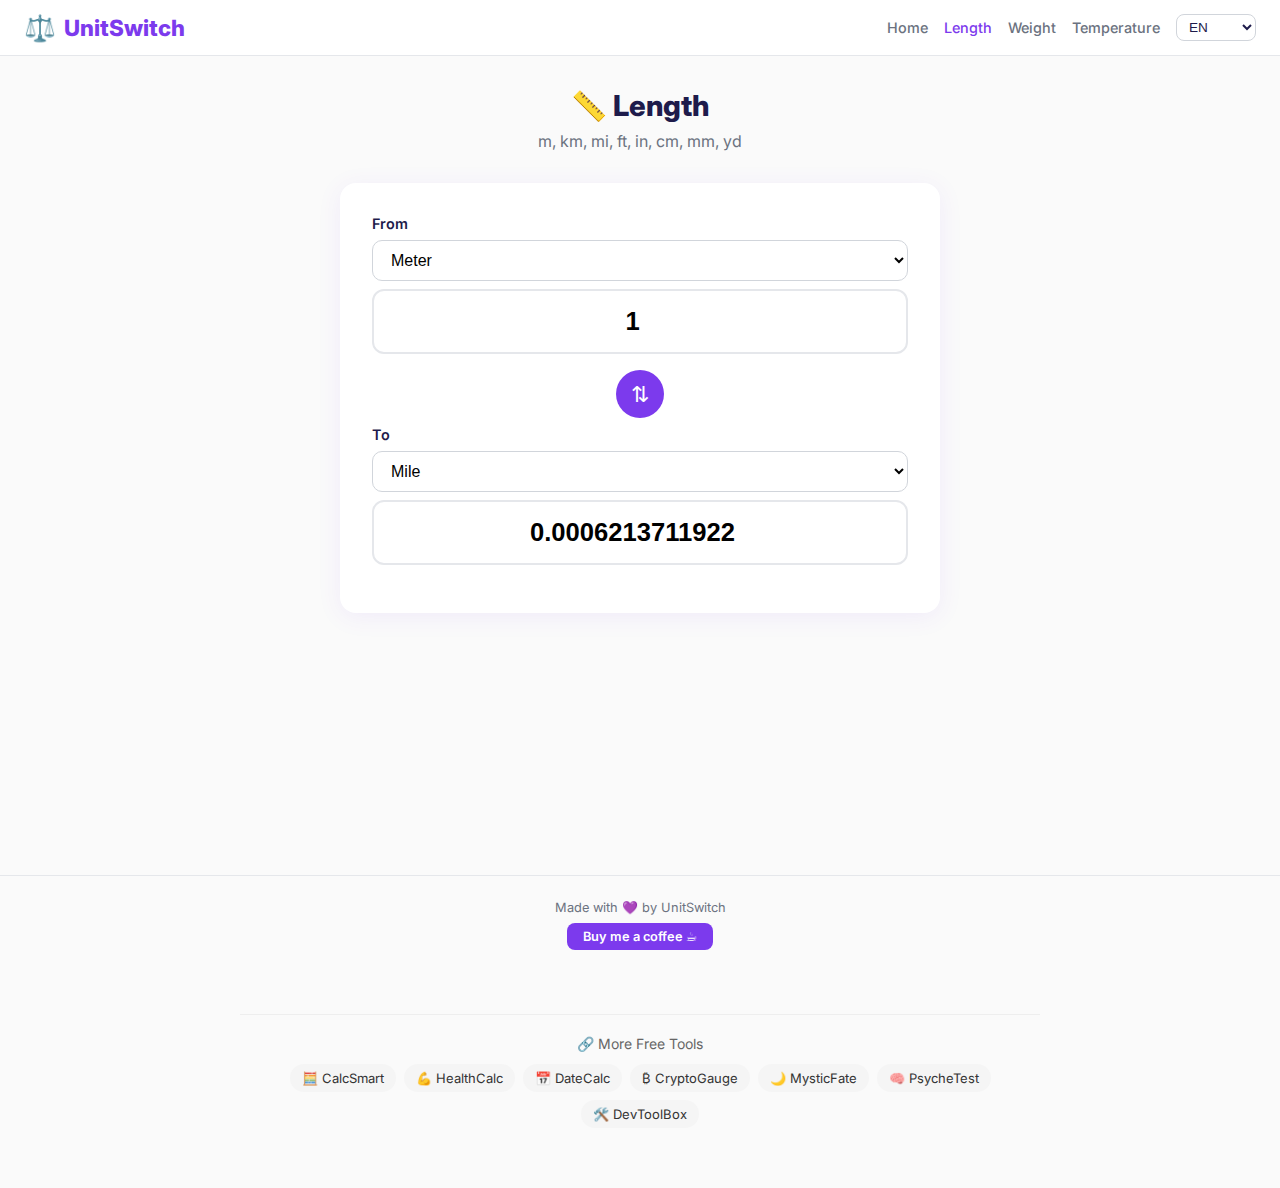
<file: length.html>
<!DOCTYPE html>
<html lang="en">
<head>
<meta charset="UTF-8"><meta name="viewport" content="width=device-width,initial-scale=1">
<title>Length Converter - UnitSwitch ⚖️</title>
<meta name="description" content="Convert length units instantly: meters, kilometers, miles, feet, inches, centimeters, millimeters, yards.">
<meta name="keywords" content="length converter, meters to feet, km to miles, inches to cm">
<link href="https://fonts.googleapis.com/css2?family=Inter:wght@400;500;600;700;800&display=swap" rel="stylesheet">
<link rel="stylesheet" href="style.css">
    <meta property="og:title" content="Length Converter - UnitSwitch ⚖️">
    <meta property="og:description" content="Convert length units instantly: meters, kilometers, miles, feet, inches, centimeters, millimeters, yards.">
    <meta property="og:type" content="website">
    <meta property="og:url" content="https://rorojiao.github.io/unitswitch/length.html">
    <link rel="canonical" href="https://rorojiao.github.io/unitswitch/length.html">
    <script type="application/ld+json">
    {
        "@context": "https://schema.org",
        "@type": "WebApplication",
        "name": "Length Converter - UnitSwitch ⚖️",
        "description": "Convert length units instantly: meters, kilometers, miles, feet, inches, centimeters, millimeters, yards.",
        "url": "https://rorojiao.github.io/unitswitch/length.html",
        "applicationCategory": "UtilityApplication",
        "operatingSystem": "All",
        "offers": { "@type": "Offer", "price": "0", "priceCurrency": "USD" }
    }
    </script>
</head>
<body>
<header>
  <a href="index.html" class="logo"><span>⚖️</span> UnitSwitch</a>
  <nav>
    <a href="index.html" data-i18n="home">Home</a>
    <a href="length.html" class="active" data-i18n="length">Length</a>
    <a href="weight.html" data-i18n="weight">Weight</a>
    <a href="temperature.html" data-i18n="temperature">Temperature</a>
    <select id="langSel"><option value="en">EN</option><option value="zh">中文</option><option value="ja">日本語</option><option value="ko">한국어</option><option value="es">ES</option></select>
  </nav>
</header>
<main>
  <h1>📏 <span data-i18n="length">Length</span></h1>
  <p class="subtitle" data-i18n="lengthDesc">m, km, mi, ft, in, cm, mm, yd</p>
  <div class="converter">
    <div class="unit-group">
      <label data-i18n="from">From</label>
      <select id="fromUnit">
        <option value="meter" data-i18n="meter">Meter</option>
        <option value="kilometer" data-i18n="kilometer">Kilometer</option>
        <option value="mile" data-i18n="mile">Mile</option>
        <option value="foot" data-i18n="foot">Foot</option>
        <option value="inch" data-i18n="inch">Inch</option>
        <option value="centimeter" data-i18n="centimeter">Centimeter</option>
        <option value="millimeter" data-i18n="millimeter">Millimeter</option>
        <option value="yard" data-i18n="yard">Yard</option>
      </select>
      <input type="number" id="fromVal" value="1" step="any">
    </div>
    <div class="swap-btn"><button onclick="swapUnits()" title="Swap">⇅</button></div>
    <div class="unit-group">
      <label data-i18n="to">To</label>
      <select id="toUnit">
        <option value="meter" data-i18n="meter">Meter</option>
        <option value="kilometer" data-i18n="kilometer">Kilometer</option>
        <option value="mile" selected data-i18n="mile">Mile</option>
        <option value="foot" data-i18n="foot">Foot</option>
        <option value="inch" data-i18n="inch">Inch</option>
        <option value="centimeter" data-i18n="centimeter">Centimeter</option>
        <option value="millimeter" data-i18n="millimeter">Millimeter</option>
        <option value="yard" data-i18n="yard">Yard</option>
      </select>
      <input type="number" id="toVal" readonly>
    </div>
  </div>
</main>
<!-- AADS Crypto Ad -->
<div id="aads-ad" style="text-align:center;margin:20px auto;max-width:728px;">
  <!-- Ad unit will be inserted after AADS registration -->

  <iframe data-aa="2427662" src="//acceptable.a-ads.com/2427662/?size=Adaptive" style="border:0; padding:0; width:100%; height:auto; min-height:60px; overflow:hidden; display:block; margin:auto;"></iframe>
</div>
<footer>
  <p data-i18n="footer">Made with 💜 by UnitSwitch</p>
  <a class="tip-btn" href="https://etherscan.io/address/0xEeD903787Cb86bcCc17777E5C7d10A4c2De43823" target="_blank" data-i18n="tipText">Buy me a coffee ☕</a>
</footer>
<script src="i18n.js"></script>
<script>
const toMeter={meter:1,kilometer:1000,mile:1609.344,foot:0.3048,inch:0.0254,centimeter:0.01,millimeter:0.001,yard:0.9144};
function convert(){
  const v=parseFloat(document.getElementById('fromVal').value)||0;
  const f=document.getElementById('fromUnit').value;
  const tt=document.getElementById('toUnit').value;
  document.getElementById('toVal').value=+(v*toMeter[f]/toMeter[tt]).toPrecision(10);
}
function swapUnits(){
  const f=document.getElementById('fromUnit'),tt=document.getElementById('toUnit');
  [f.value,tt.value]=[tt.value,f.value];convert();
}
document.getElementById('fromVal').addEventListener('input',convert);
document.getElementById('fromUnit').addEventListener('change',convert);
document.getElementById('toUnit').addEventListener('change',convert);
convert();
</script>
<!-- Analytics -->
<script>
<!-- internal-links-start -->
<div style="max-width:800px;margin:40px auto;padding:20px;text-align:center;border-top:1px solid #eee;">
  <p style="font-size:14px;color:#666;margin-bottom:12px;">🔗 More Free Tools</p>
  <div style="display:flex;flex-wrap:wrap;justify-content:center;gap:8px;">
    <a href="https://rorojiao.github.io/calcsmart/" target="_blank" rel="noopener" style="display:inline-block;padding:6px 12px;background:#f5f5f5;border-radius:16px;text-decoration:none;color:#333;font-size:13px;">🧮 CalcSmart</a>
    <a href="https://rorojiao.github.io/healthcalc/" target="_blank" rel="noopener" style="display:inline-block;padding:6px 12px;background:#f5f5f5;border-radius:16px;text-decoration:none;color:#333;font-size:13px;">💪 HealthCalc</a>
    <a href="https://rorojiao.github.io/datecalc/" target="_blank" rel="noopener" style="display:inline-block;padding:6px 12px;background:#f5f5f5;border-radius:16px;text-decoration:none;color:#333;font-size:13px;">📅 DateCalc</a>
    <a href="https://rorojiao.github.io/cryptogauge/" target="_blank" rel="noopener" style="display:inline-block;padding:6px 12px;background:#f5f5f5;border-radius:16px;text-decoration:none;color:#333;font-size:13px;">₿ CryptoGauge</a>
    <a href="https://rorojiao.github.io/mysticfate/" target="_blank" rel="noopener" style="display:inline-block;padding:6px 12px;background:#f5f5f5;border-radius:16px;text-decoration:none;color:#333;font-size:13px;">🌙 MysticFate</a>
    <a href="https://rorojiao.github.io/psychetest/" target="_blank" rel="noopener" style="display:inline-block;padding:6px 12px;background:#f5f5f5;border-radius:16px;text-decoration:none;color:#333;font-size:13px;">🧠 PsycheTest</a>
    <a href="https://rorojiao.github.io/devtoolbox/" target="_blank" rel="noopener" style="display:inline-block;padding:6px 12px;background:#f5f5f5;border-radius:16px;text-decoration:none;color:#333;font-size:13px;">🛠️ DevToolBox</a>  </div>
</div>
<!-- internal-links-end -->
(function(){var s=location.hostname,p=location.pathname;new Image().src="http://10.10.29.67:9876/hit?s="+encodeURIComponent(s)+"</body>p="+encodeURIComponent(p)+"</body>t="+Date.now();})()
</script>
<!-- internal-links-start -->
<div style="max-width:800px;margin:40px auto;padding:20px;text-align:center;border-top:1px solid #eee;">
  <p style="font-size:14px;color:#666;margin-bottom:12px;">🔗 More Free Tools</p>
  <div style="display:flex;flex-wrap:wrap;justify-content:center;gap:8px;">
    <a href="https://rorojiao.github.io/calcsmart/" target="_blank" rel="noopener" style="display:inline-block;padding:6px 12px;background:#f5f5f5;border-radius:16px;text-decoration:none;color:#333;font-size:13px;">🧮 CalcSmart</a>
    <a href="https://rorojiao.github.io/healthcalc/" target="_blank" rel="noopener" style="display:inline-block;padding:6px 12px;background:#f5f5f5;border-radius:16px;text-decoration:none;color:#333;font-size:13px;">💪 HealthCalc</a>
    <a href="https://rorojiao.github.io/datecalc/" target="_blank" rel="noopener" style="display:inline-block;padding:6px 12px;background:#f5f5f5;border-radius:16px;text-decoration:none;color:#333;font-size:13px;">📅 DateCalc</a>
    <a href="https://rorojiao.github.io/cryptogauge/" target="_blank" rel="noopener" style="display:inline-block;padding:6px 12px;background:#f5f5f5;border-radius:16px;text-decoration:none;color:#333;font-size:13px;">₿ CryptoGauge</a>
    <a href="https://rorojiao.github.io/mysticfate/" target="_blank" rel="noopener" style="display:inline-block;padding:6px 12px;background:#f5f5f5;border-radius:16px;text-decoration:none;color:#333;font-size:13px;">🌙 MysticFate</a>
    <a href="https://rorojiao.github.io/psychetest/" target="_blank" rel="noopener" style="display:inline-block;padding:6px 12px;background:#f5f5f5;border-radius:16px;text-decoration:none;color:#333;font-size:13px;">🧠 PsycheTest</a>
    <a href="https://rorojiao.github.io/devtoolbox/" target="_blank" rel="noopener" style="display:inline-block;padding:6px 12px;background:#f5f5f5;border-radius:16px;text-decoration:none;color:#333;font-size:13px;">🛠️ DevToolBox</a>  </div>
</div>
<!-- internal-links-end -->
</body>
</html>
</file>
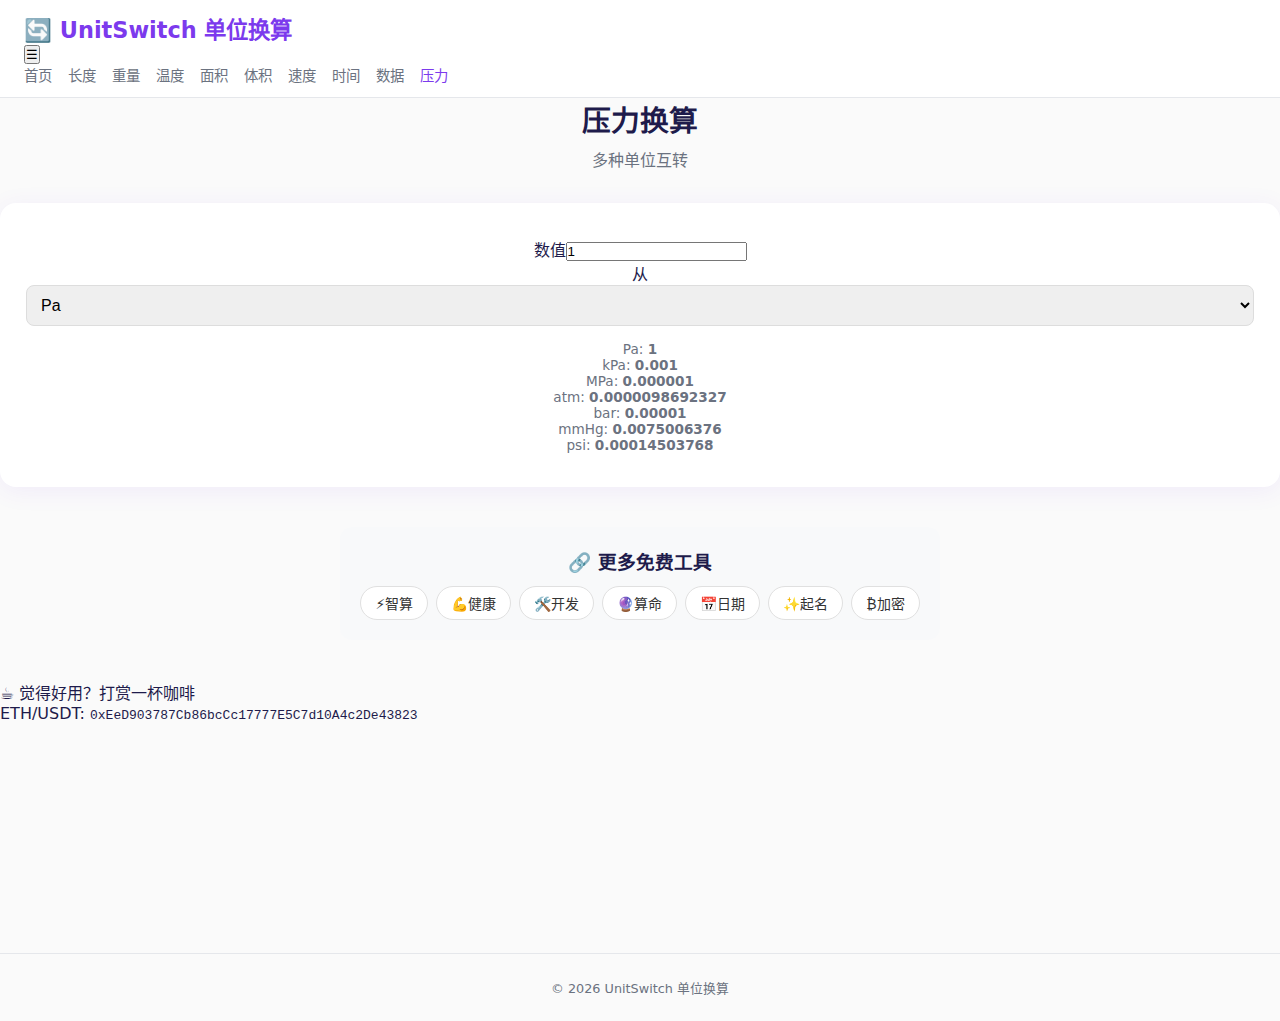
<file: pressure.html>
<!DOCTYPE html>
<html lang="zh-CN">
<head>
<meta charset="UTF-8">
<meta name="viewport" content="width=device-width,initial-scale=1.0">
<title>压力换算 | UnitSwitch</title>
<meta name="description" content="Pa/atm/bar/psi互转。">
<meta name="keywords" content="压力换算,帕斯卡">
<link rel="canonical" href="https://rorojiao.github.io/unitswitch/pressure.html">
<link rel="stylesheet" href="style.css">
<meta property="og:title" content="压力换算 | UnitSwitch">
<meta property="og:description" content="Pa/atm/bar/psi互转。">
<meta property="og:type" content="website">
<meta property="og:url" content="https://rorojiao.github.io/unitswitch/pressure.html">
<meta name="twitter:card" content="summary">
<script type="application/ld+json">
{"@context":"https://schema.org","@type":"WebApplication","name":"压力换算","url":"https://rorojiao.github.io/unitswitch/pressure.html","description":"Pa/atm/bar/psi互转。"}</script>
</head>
<body>
<header class="header"><div class="header-inner">
<a href="index.html" class="logo">🔄 UnitSwitch 单位换算</a>
<button class="nav-toggle" onclick="document.querySelector('.nav').classList.toggle('open')">☰</button>
<nav class="nav"><a href="index.html">首页</a><a href="length.html">长度</a><a href="weight.html">重量</a><a href="temperature.html">温度</a><a href="area.html">面积</a><a href="volume.html">体积</a><a href="speed.html">速度</a><a href="time-unit.html">时间</a><a href="data.html">数据</a><a href="pressure.html" class=active>压力</a></nav>
</div></header>
<div class="container">
<h1>压力换算</h1><p class="subtitle">多种单位互转</p><div class="card"><div class="form-group"><label>数值</label><input type="number" id="val" value="1" oninput="conv()" step="any"></div><div class="form-group"><label>从</label><select id="from" onchange="conv()" style="width:100%;padding:10px;border-radius:8px;border:1px solid #ddd;font-size:16px"></select></div><div id="results" style="margin-top:15px;font-size:18px"></div></div><script>const U={"Pa":1,"kPa":1000,"MPa":1e6,"atm":101325,"bar":1e5,"mmHg":133.322,"psi":6894.76};const sel=document.getElementById("from");Object.keys(U).forEach(k=>{const o=document.createElement("option");o.value=k;o.textContent=k;sel.appendChild(o)});function conv(){const v=+document.getElementById("val").value,f=sel.value;const base=v*U[f];let h="";Object.entries(U).forEach(([k,r])=>{h+="<p>"+k+": <b>"+(base/r).toPrecision(8).replace(/\.?0+$/,"")+"</b></p>"});document.getElementById("results").innerHTML=h}conv()</script>
</div>
<div class="more-tools" style="max-width:800px;margin:40px auto;padding:20px;background:#f8f9fa;border-radius:12px;text-align:center">
<h3 style="margin-bottom:12px">🔗 更多免费工具</h3>
<div style="display:flex;flex-wrap:wrap;gap:8px;justify-content:center"><a href="https://rorojiao.github.io/calcsmart/" style="padding:6px 14px;background:#fff;border-radius:20px;text-decoration:none;color:#333;border:1px solid #e0e0e0;font-size:14px">⚡智算</a>
<a href="https://rorojiao.github.io/healthcalc/" style="padding:6px 14px;background:#fff;border-radius:20px;text-decoration:none;color:#333;border:1px solid #e0e0e0;font-size:14px">💪健康</a>
<a href="https://rorojiao.github.io/devtoolbox/" style="padding:6px 14px;background:#fff;border-radius:20px;text-decoration:none;color:#333;border:1px solid #e0e0e0;font-size:14px">🛠️开发</a>
<a href="https://rorojiao.github.io/fortune-tools/" style="padding:6px 14px;background:#fff;border-radius:20px;text-decoration:none;color:#333;border:1px solid #e0e0e0;font-size:14px">🔮算命</a>
<a href="https://rorojiao.github.io/datecalc/" style="padding:6px 14px;background:#fff;border-radius:20px;text-decoration:none;color:#333;border:1px solid #e0e0e0;font-size:14px">📅日期</a>
<a href="https://rorojiao.github.io/namegenius/" style="padding:6px 14px;background:#fff;border-radius:20px;text-decoration:none;color:#333;border:1px solid #e0e0e0;font-size:14px">✨起名</a>
<a href="https://rorojiao.github.io/cryptogauge/" style="padding:6px 14px;background:#fff;border-radius:20px;text-decoration:none;color:#333;border:1px solid #e0e0e0;font-size:14px">₿加密</a></div></div>
<div class="donate"><p>☕ 觉得好用？打赏一杯咖啡</p><p>ETH/USDT: <code>0xEeD903787Cb86bcCc17777E5C7d10A4c2De43823</code></p></div>
<div style="text-align:center;margin:20px auto;max-width:728px;"><iframe data-aa="2427662" src="//acceptable.a-ads.com/2427662/?size=Adaptive" style="border:0;padding:0;width:100%;height:auto;min-height:60px;overflow:hidden;display:block;margin:auto;"></iframe></div>
<footer class="footer">© 2026 UnitSwitch 单位换算</footer>
<script>fetch("https://site-analytics.cap.1ktower.com/hit?s="+encodeURIComponent(location.hostname)+"&p="+encodeURIComponent(location.pathname)).catch(()=>{})</script>
</body>
</html>
</file>
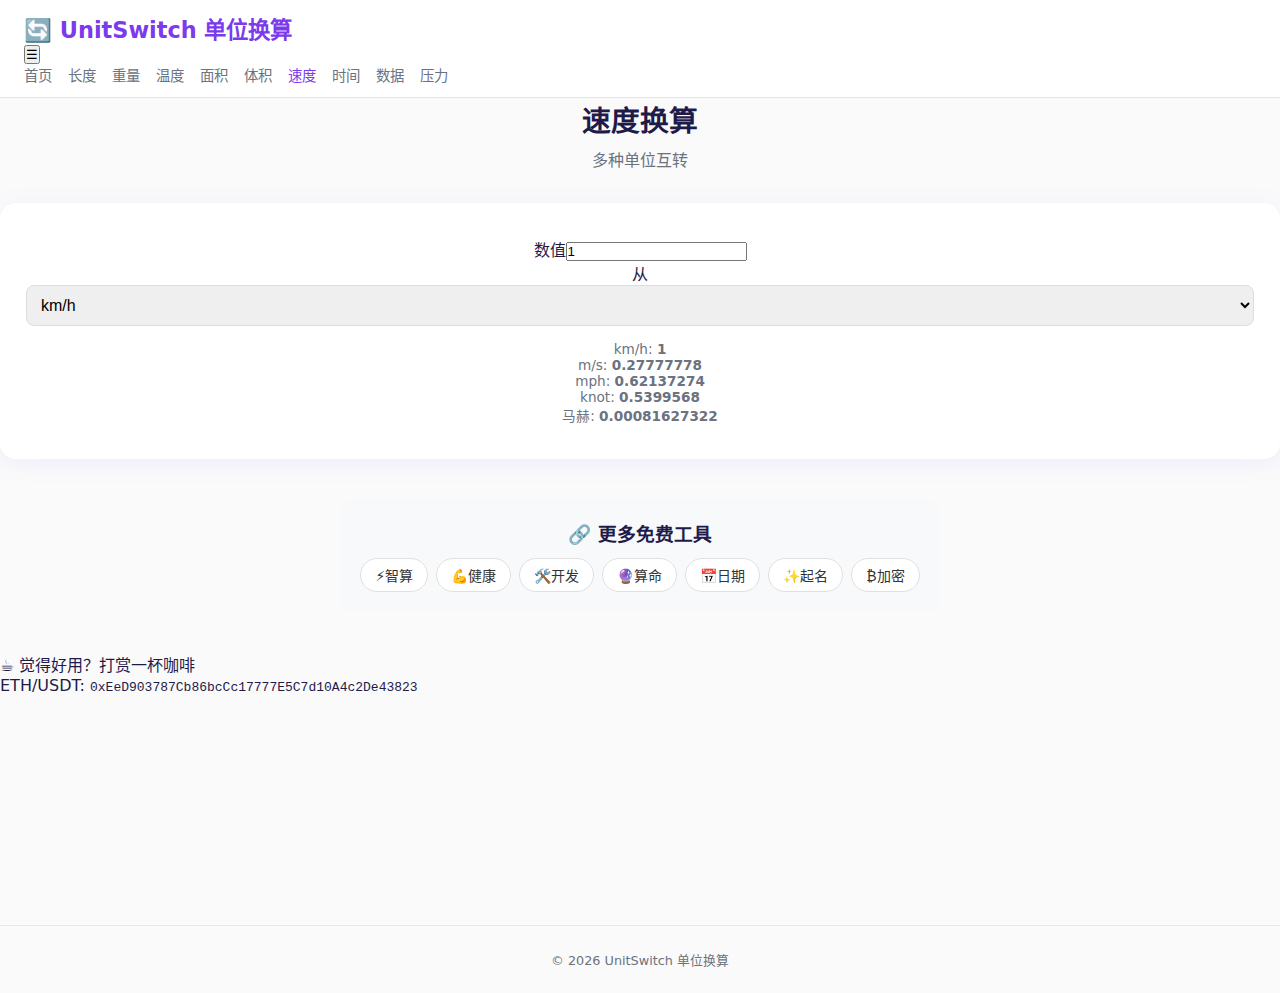
<file: speed.html>
<!DOCTYPE html>
<html lang="zh-CN">
<head>
<meta charset="UTF-8">
<meta name="viewport" content="width=device-width,initial-scale=1.0">
<title>速度换算 | UnitSwitch</title>
<meta name="description" content="在线速度单位换算。">
<meta name="keywords" content="速度换算,km/h转m/s">
<link rel="canonical" href="https://rorojiao.github.io/unitswitch/speed.html">
<link rel="stylesheet" href="style.css">
<meta property="og:title" content="速度换算 | UnitSwitch">
<meta property="og:description" content="在线速度单位换算。">
<meta property="og:type" content="website">
<meta property="og:url" content="https://rorojiao.github.io/unitswitch/speed.html">
<meta name="twitter:card" content="summary">
<script type="application/ld+json">
{"@context":"https://schema.org","@type":"WebApplication","name":"速度换算","url":"https://rorojiao.github.io/unitswitch/speed.html","description":"在线速度单位换算。"}</script>
</head>
<body>
<header class="header"><div class="header-inner">
<a href="index.html" class="logo">🔄 UnitSwitch 单位换算</a>
<button class="nav-toggle" onclick="document.querySelector('.nav').classList.toggle('open')">☰</button>
<nav class="nav"><a href="index.html">首页</a><a href="length.html">长度</a><a href="weight.html">重量</a><a href="temperature.html">温度</a><a href="area.html">面积</a><a href="volume.html">体积</a><a href="speed.html" class=active>速度</a><a href="time-unit.html">时间</a><a href="data.html">数据</a><a href="pressure.html">压力</a></nav>
</div></header>
<div class="container">
<h1>速度换算</h1><p class="subtitle">多种单位互转</p><div class="card"><div class="form-group"><label>数值</label><input type="number" id="val" value="1" oninput="conv()" step="any"></div><div class="form-group"><label>从</label><select id="from" onchange="conv()" style="width:100%;padding:10px;border-radius:8px;border:1px solid #ddd;font-size:16px"></select></div><div id="results" style="margin-top:15px;font-size:18px"></div></div><script>const U={"km/h":1,"m/s":3.6,"mph":1.60934,"knot":1.852,"马赫":1225.08};const sel=document.getElementById("from");Object.keys(U).forEach(k=>{const o=document.createElement("option");o.value=k;o.textContent=k;sel.appendChild(o)});function conv(){const v=+document.getElementById("val").value,f=sel.value;const base=v*U[f];let h="";Object.entries(U).forEach(([k,r])=>{h+="<p>"+k+": <b>"+(base/r).toPrecision(8).replace(/\.?0+$/,"")+"</b></p>"});document.getElementById("results").innerHTML=h}conv()</script>
</div>
<div class="more-tools" style="max-width:800px;margin:40px auto;padding:20px;background:#f8f9fa;border-radius:12px;text-align:center">
<h3 style="margin-bottom:12px">🔗 更多免费工具</h3>
<div style="display:flex;flex-wrap:wrap;gap:8px;justify-content:center"><a href="https://rorojiao.github.io/calcsmart/" style="padding:6px 14px;background:#fff;border-radius:20px;text-decoration:none;color:#333;border:1px solid #e0e0e0;font-size:14px">⚡智算</a>
<a href="https://rorojiao.github.io/healthcalc/" style="padding:6px 14px;background:#fff;border-radius:20px;text-decoration:none;color:#333;border:1px solid #e0e0e0;font-size:14px">💪健康</a>
<a href="https://rorojiao.github.io/devtoolbox/" style="padding:6px 14px;background:#fff;border-radius:20px;text-decoration:none;color:#333;border:1px solid #e0e0e0;font-size:14px">🛠️开发</a>
<a href="https://rorojiao.github.io/fortune-tools/" style="padding:6px 14px;background:#fff;border-radius:20px;text-decoration:none;color:#333;border:1px solid #e0e0e0;font-size:14px">🔮算命</a>
<a href="https://rorojiao.github.io/datecalc/" style="padding:6px 14px;background:#fff;border-radius:20px;text-decoration:none;color:#333;border:1px solid #e0e0e0;font-size:14px">📅日期</a>
<a href="https://rorojiao.github.io/namegenius/" style="padding:6px 14px;background:#fff;border-radius:20px;text-decoration:none;color:#333;border:1px solid #e0e0e0;font-size:14px">✨起名</a>
<a href="https://rorojiao.github.io/cryptogauge/" style="padding:6px 14px;background:#fff;border-radius:20px;text-decoration:none;color:#333;border:1px solid #e0e0e0;font-size:14px">₿加密</a></div></div>
<div class="donate"><p>☕ 觉得好用？打赏一杯咖啡</p><p>ETH/USDT: <code>0xEeD903787Cb86bcCc17777E5C7d10A4c2De43823</code></p></div>
<div style="text-align:center;margin:20px auto;max-width:728px;"><iframe data-aa="2427662" src="//acceptable.a-ads.com/2427662/?size=Adaptive" style="border:0;padding:0;width:100%;height:auto;min-height:60px;overflow:hidden;display:block;margin:auto;"></iframe></div>
<footer class="footer">© 2026 UnitSwitch 单位换算</footer>
<script>fetch("https://site-analytics.cap.1ktower.com/hit?s="+encodeURIComponent(location.hostname)+"&p="+encodeURIComponent(location.pathname)).catch(()=>{})</script>
</body>
</html>
</file>
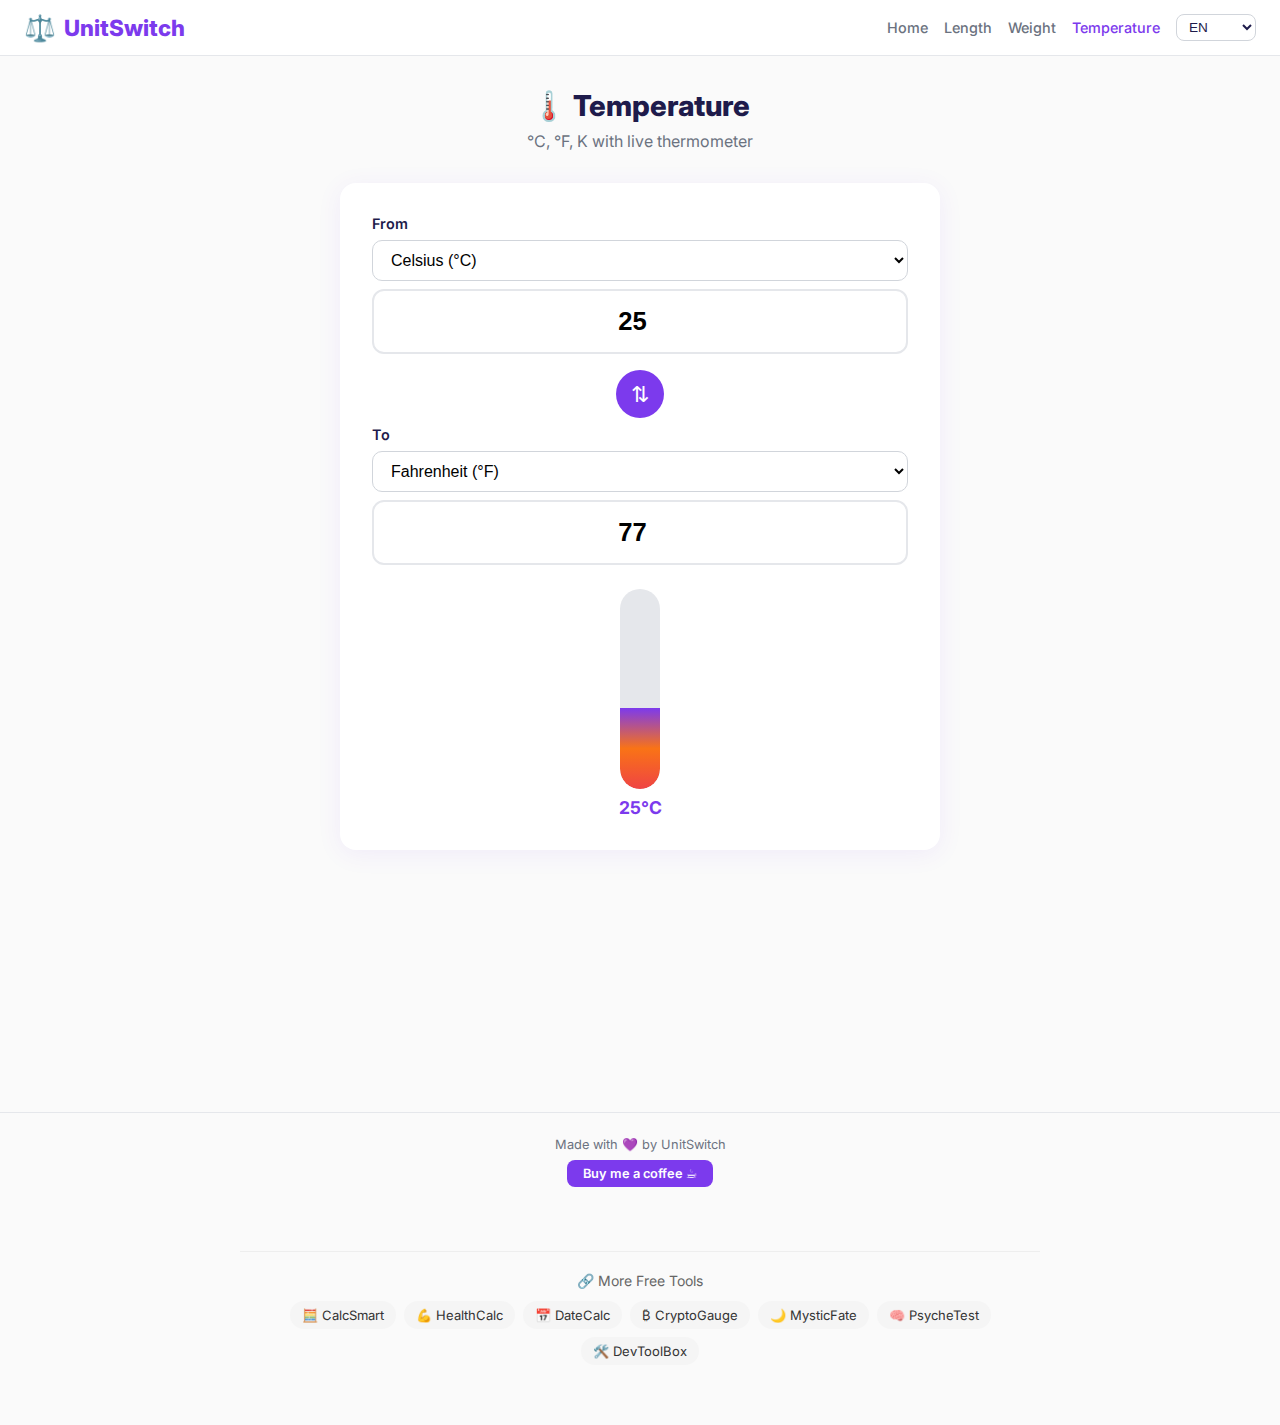
<file: temperature.html>
<!DOCTYPE html>
<html lang="en">
<head>
<meta charset="UTF-8"><meta name="viewport" content="width=device-width,initial-scale=1">
<title>Temperature Converter - UnitSwitch ⚖️</title>
<meta name="description" content="Convert temperature instantly: Celsius, Fahrenheit, Kelvin with live thermometer visualization.">
<meta name="keywords" content="temperature converter, celsius to fahrenheit, fahrenheit to celsius, kelvin converter">
<link href="https://fonts.googleapis.com/css2?family=Inter:wght@400;500;600;700;800&display=swap" rel="stylesheet">
<link rel="stylesheet" href="style.css">
    <meta property="og:title" content="Temperature Converter - UnitSwitch ⚖️">
    <meta property="og:description" content="Convert temperature instantly: Celsius, Fahrenheit, Kelvin with live thermometer visualization.">
    <meta property="og:type" content="website">
    <meta property="og:url" content="https://rorojiao.github.io/unitswitch/temperature.html">
    <link rel="canonical" href="https://rorojiao.github.io/unitswitch/temperature.html">
    <script type="application/ld+json">
    {
        "@context": "https://schema.org",
        "@type": "WebApplication",
        "name": "Temperature Converter - UnitSwitch ⚖️",
        "description": "Convert temperature instantly: Celsius, Fahrenheit, Kelvin with live thermometer visualization.",
        "url": "https://rorojiao.github.io/unitswitch/temperature.html",
        "applicationCategory": "UtilityApplication",
        "operatingSystem": "All",
        "offers": { "@type": "Offer", "price": "0", "priceCurrency": "USD" }
    }
    </script>
</head>
<body>
<header>
  <a href="index.html" class="logo"><span>⚖️</span> UnitSwitch</a>
  <nav>
    <a href="index.html" data-i18n="home">Home</a>
    <a href="length.html" data-i18n="length">Length</a>
    <a href="weight.html" data-i18n="weight">Weight</a>
    <a href="temperature.html" class="active" data-i18n="temperature">Temperature</a>
    <select id="langSel"><option value="en">EN</option><option value="zh">中文</option><option value="ja">日本語</option><option value="ko">한국어</option><option value="es">ES</option></select>
  </nav>
</header>
<main>
  <h1>🌡️ <span data-i18n="temperature">Temperature</span></h1>
  <p class="subtitle" data-i18n="tempDesc">°C, °F, K with live thermometer</p>
  <div class="converter">
    <div class="unit-group">
      <label data-i18n="from">From</label>
      <select id="fromUnit">
        <option value="celsius" data-i18n="celsius">Celsius (°C)</option>
        <option value="fahrenheit" data-i18n="fahrenheit">Fahrenheit (°F)</option>
        <option value="kelvin" data-i18n="kelvin">Kelvin (K)</option>
      </select>
      <input type="number" id="fromVal" value="25" step="any">
    </div>
    <div class="swap-btn"><button onclick="swapUnits()" title="Swap">⇅</button></div>
    <div class="unit-group">
      <label data-i18n="to">To</label>
      <select id="toUnit">
        <option value="celsius" data-i18n="celsius">Celsius (°C)</option>
        <option value="fahrenheit" selected data-i18n="fahrenheit">Fahrenheit (°F)</option>
        <option value="kelvin" data-i18n="kelvin">Kelvin (K)</option>
      </select>
      <input type="number" id="toVal" readonly>
    </div>
    <div class="thermo-wrap">
      <div>
        <div class="thermometer"><div class="thermo-fill" id="thermoFill"></div></div>
        <div class="thermo-label" id="thermoLabel">25°C</div>
      </div>
    </div>
  </div>
</main>
<!-- AADS Crypto Ad -->
<div id="aads-ad" style="text-align:center;margin:20px auto;max-width:728px;">
  <!-- Ad unit will be inserted after AADS registration -->

  <iframe data-aa="2427662" src="//acceptable.a-ads.com/2427662/?size=Adaptive" style="border:0; padding:0; width:100%; height:auto; min-height:60px; overflow:hidden; display:block; margin:auto;"></iframe>
</div>
<footer>
  <p data-i18n="footer">Made with 💜 by UnitSwitch</p>
  <a class="tip-btn" href="https://etherscan.io/address/0xEeD903787Cb86bcCc17777E5C7d10A4c2De43823" target="_blank" data-i18n="tipText">Buy me a coffee ☕</a>
</footer>
<script src="i18n.js"></script>
<script>
function toCelsius(v,u){
  if(u==='celsius')return v;if(u==='fahrenheit')return(v-32)*5/9;return v-273.15;
}
function fromCelsius(c,u){
  if(u==='celsius')return c;if(u==='fahrenheit')return c*9/5+32;return c+273.15;
}
function convert(){
  const v=parseFloat(document.getElementById('fromVal').value)||0;
  const f=document.getElementById('fromUnit').value;
  const tt=document.getElementById('toUnit').value;
  const c=toCelsius(v,f);
  const result=fromCelsius(c,tt);
  document.getElementById('toVal').value=+result.toPrecision(10);
  // Thermometer: map -40°C..120°C to 0..100%
  const pct=Math.max(0,Math.min(100,(c+40)/160*100));
  document.getElementById('thermoFill').style.height=pct+'%';
  document.getElementById('thermoLabel').textContent=Math.round(c)+'°C';
}
function swapUnits(){
  const f=document.getElementById('fromUnit'),tt=document.getElementById('toUnit');
  [f.value,tt.value]=[tt.value,f.value];convert();
}
document.getElementById('fromVal').addEventListener('input',convert);
document.getElementById('fromUnit').addEventListener('change',convert);
document.getElementById('toUnit').addEventListener('change',convert);
convert();
</script>
<!-- Analytics -->
<script>
<!-- internal-links-start -->
<div style="max-width:800px;margin:40px auto;padding:20px;text-align:center;border-top:1px solid #eee;">
  <p style="font-size:14px;color:#666;margin-bottom:12px;">🔗 More Free Tools</p>
  <div style="display:flex;flex-wrap:wrap;justify-content:center;gap:8px;">
    <a href="https://rorojiao.github.io/calcsmart/" target="_blank" rel="noopener" style="display:inline-block;padding:6px 12px;background:#f5f5f5;border-radius:16px;text-decoration:none;color:#333;font-size:13px;">🧮 CalcSmart</a>
    <a href="https://rorojiao.github.io/healthcalc/" target="_blank" rel="noopener" style="display:inline-block;padding:6px 12px;background:#f5f5f5;border-radius:16px;text-decoration:none;color:#333;font-size:13px;">💪 HealthCalc</a>
    <a href="https://rorojiao.github.io/datecalc/" target="_blank" rel="noopener" style="display:inline-block;padding:6px 12px;background:#f5f5f5;border-radius:16px;text-decoration:none;color:#333;font-size:13px;">📅 DateCalc</a>
    <a href="https://rorojiao.github.io/cryptogauge/" target="_blank" rel="noopener" style="display:inline-block;padding:6px 12px;background:#f5f5f5;border-radius:16px;text-decoration:none;color:#333;font-size:13px;">₿ CryptoGauge</a>
    <a href="https://rorojiao.github.io/mysticfate/" target="_blank" rel="noopener" style="display:inline-block;padding:6px 12px;background:#f5f5f5;border-radius:16px;text-decoration:none;color:#333;font-size:13px;">🌙 MysticFate</a>
    <a href="https://rorojiao.github.io/psychetest/" target="_blank" rel="noopener" style="display:inline-block;padding:6px 12px;background:#f5f5f5;border-radius:16px;text-decoration:none;color:#333;font-size:13px;">🧠 PsycheTest</a>
    <a href="https://rorojiao.github.io/devtoolbox/" target="_blank" rel="noopener" style="display:inline-block;padding:6px 12px;background:#f5f5f5;border-radius:16px;text-decoration:none;color:#333;font-size:13px;">🛠️ DevToolBox</a>  </div>
</div>
<!-- internal-links-end -->
(function(){var s=location.hostname,p=location.pathname;new Image().src="http://10.10.29.67:9876/hit?s="+encodeURIComponent(s)+"</body>p="+encodeURIComponent(p)+"</body>t="+Date.now();})()
</script>
<!-- internal-links-start -->
<div style="max-width:800px;margin:40px auto;padding:20px;text-align:center;border-top:1px solid #eee;">
  <p style="font-size:14px;color:#666;margin-bottom:12px;">🔗 More Free Tools</p>
  <div style="display:flex;flex-wrap:wrap;justify-content:center;gap:8px;">
    <a href="https://rorojiao.github.io/calcsmart/" target="_blank" rel="noopener" style="display:inline-block;padding:6px 12px;background:#f5f5f5;border-radius:16px;text-decoration:none;color:#333;font-size:13px;">🧮 CalcSmart</a>
    <a href="https://rorojiao.github.io/healthcalc/" target="_blank" rel="noopener" style="display:inline-block;padding:6px 12px;background:#f5f5f5;border-radius:16px;text-decoration:none;color:#333;font-size:13px;">💪 HealthCalc</a>
    <a href="https://rorojiao.github.io/datecalc/" target="_blank" rel="noopener" style="display:inline-block;padding:6px 12px;background:#f5f5f5;border-radius:16px;text-decoration:none;color:#333;font-size:13px;">📅 DateCalc</a>
    <a href="https://rorojiao.github.io/cryptogauge/" target="_blank" rel="noopener" style="display:inline-block;padding:6px 12px;background:#f5f5f5;border-radius:16px;text-decoration:none;color:#333;font-size:13px;">₿ CryptoGauge</a>
    <a href="https://rorojiao.github.io/mysticfate/" target="_blank" rel="noopener" style="display:inline-block;padding:6px 12px;background:#f5f5f5;border-radius:16px;text-decoration:none;color:#333;font-size:13px;">🌙 MysticFate</a>
    <a href="https://rorojiao.github.io/psychetest/" target="_blank" rel="noopener" style="display:inline-block;padding:6px 12px;background:#f5f5f5;border-radius:16px;text-decoration:none;color:#333;font-size:13px;">🧠 PsycheTest</a>
    <a href="https://rorojiao.github.io/devtoolbox/" target="_blank" rel="noopener" style="display:inline-block;padding:6px 12px;background:#f5f5f5;border-radius:16px;text-decoration:none;color:#333;font-size:13px;">🛠️ DevToolBox</a>  </div>
</div>
<!-- internal-links-end -->
</body>
</html>
</file>
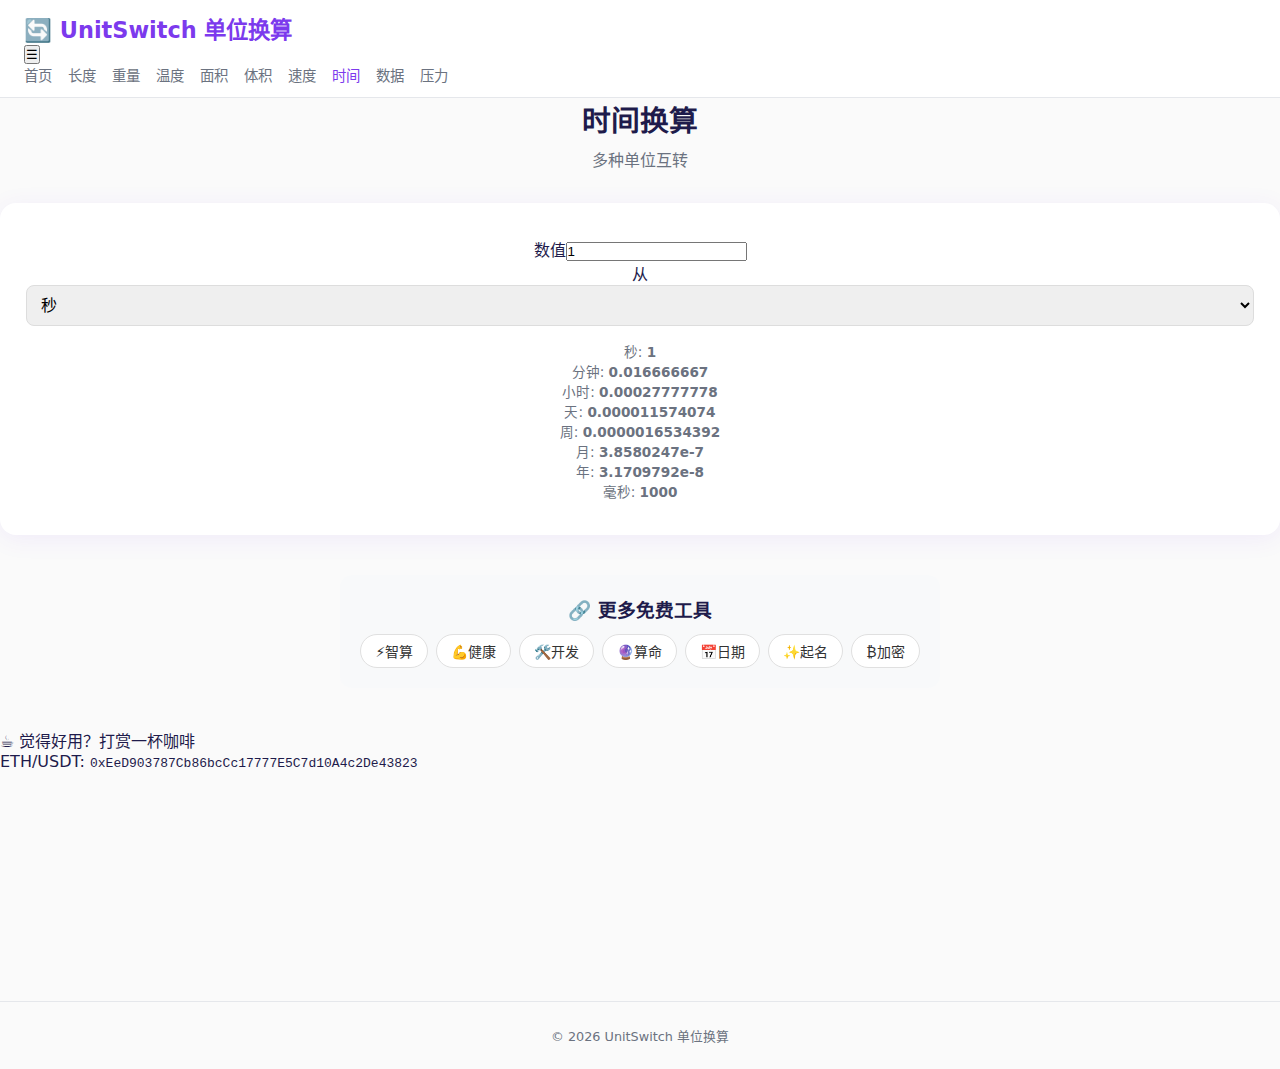
<file: time-unit.html>
<!DOCTYPE html>
<html lang="zh-CN">
<head>
<meta charset="UTF-8">
<meta name="viewport" content="width=device-width,initial-scale=1.0">
<title>时间换算 | UnitSwitch</title>
<meta name="description" content="在线时间单位换算。">
<meta name="keywords" content="时间换算,秒分时天">
<link rel="canonical" href="https://rorojiao.github.io/unitswitch/time-unit.html">
<link rel="stylesheet" href="style.css">
<meta property="og:title" content="时间换算 | UnitSwitch">
<meta property="og:description" content="在线时间单位换算。">
<meta property="og:type" content="website">
<meta property="og:url" content="https://rorojiao.github.io/unitswitch/time-unit.html">
<meta name="twitter:card" content="summary">
<script type="application/ld+json">
{"@context":"https://schema.org","@type":"WebApplication","name":"时间换算","url":"https://rorojiao.github.io/unitswitch/time-unit.html","description":"在线时间单位换算。"}</script>
</head>
<body>
<header class="header"><div class="header-inner">
<a href="index.html" class="logo">🔄 UnitSwitch 单位换算</a>
<button class="nav-toggle" onclick="document.querySelector('.nav').classList.toggle('open')">☰</button>
<nav class="nav"><a href="index.html">首页</a><a href="length.html">长度</a><a href="weight.html">重量</a><a href="temperature.html">温度</a><a href="area.html">面积</a><a href="volume.html">体积</a><a href="speed.html">速度</a><a href="time-unit.html" class=active>时间</a><a href="data.html">数据</a><a href="pressure.html">压力</a></nav>
</div></header>
<div class="container">
<h1>时间换算</h1><p class="subtitle">多种单位互转</p><div class="card"><div class="form-group"><label>数值</label><input type="number" id="val" value="1" oninput="conv()" step="any"></div><div class="form-group"><label>从</label><select id="from" onchange="conv()" style="width:100%;padding:10px;border-radius:8px;border:1px solid #ddd;font-size:16px"></select></div><div id="results" style="margin-top:15px;font-size:18px"></div></div><script>const U={"秒":1,"分钟":60,"小时":3600,"天":86400,"周":604800,"月":2592000,"年":31536000,"毫秒":0.001};const sel=document.getElementById("from");Object.keys(U).forEach(k=>{const o=document.createElement("option");o.value=k;o.textContent=k;sel.appendChild(o)});function conv(){const v=+document.getElementById("val").value,f=sel.value;const base=v*U[f];let h="";Object.entries(U).forEach(([k,r])=>{h+="<p>"+k+": <b>"+(base/r).toPrecision(8).replace(/\.?0+$/,"")+"</b></p>"});document.getElementById("results").innerHTML=h}conv()</script>
</div>
<div class="more-tools" style="max-width:800px;margin:40px auto;padding:20px;background:#f8f9fa;border-radius:12px;text-align:center">
<h3 style="margin-bottom:12px">🔗 更多免费工具</h3>
<div style="display:flex;flex-wrap:wrap;gap:8px;justify-content:center"><a href="https://rorojiao.github.io/calcsmart/" style="padding:6px 14px;background:#fff;border-radius:20px;text-decoration:none;color:#333;border:1px solid #e0e0e0;font-size:14px">⚡智算</a>
<a href="https://rorojiao.github.io/healthcalc/" style="padding:6px 14px;background:#fff;border-radius:20px;text-decoration:none;color:#333;border:1px solid #e0e0e0;font-size:14px">💪健康</a>
<a href="https://rorojiao.github.io/devtoolbox/" style="padding:6px 14px;background:#fff;border-radius:20px;text-decoration:none;color:#333;border:1px solid #e0e0e0;font-size:14px">🛠️开发</a>
<a href="https://rorojiao.github.io/fortune-tools/" style="padding:6px 14px;background:#fff;border-radius:20px;text-decoration:none;color:#333;border:1px solid #e0e0e0;font-size:14px">🔮算命</a>
<a href="https://rorojiao.github.io/datecalc/" style="padding:6px 14px;background:#fff;border-radius:20px;text-decoration:none;color:#333;border:1px solid #e0e0e0;font-size:14px">📅日期</a>
<a href="https://rorojiao.github.io/namegenius/" style="padding:6px 14px;background:#fff;border-radius:20px;text-decoration:none;color:#333;border:1px solid #e0e0e0;font-size:14px">✨起名</a>
<a href="https://rorojiao.github.io/cryptogauge/" style="padding:6px 14px;background:#fff;border-radius:20px;text-decoration:none;color:#333;border:1px solid #e0e0e0;font-size:14px">₿加密</a></div></div>
<div class="donate"><p>☕ 觉得好用？打赏一杯咖啡</p><p>ETH/USDT: <code>0xEeD903787Cb86bcCc17777E5C7d10A4c2De43823</code></p></div>
<div style="text-align:center;margin:20px auto;max-width:728px;"><iframe data-aa="2427662" src="//acceptable.a-ads.com/2427662/?size=Adaptive" style="border:0;padding:0;width:100%;height:auto;min-height:60px;overflow:hidden;display:block;margin:auto;"></iframe></div>
<footer class="footer">© 2026 UnitSwitch 单位换算</footer>
<script>fetch("https://site-analytics.cap.1ktower.com/hit?s="+encodeURIComponent(location.hostname)+"&p="+encodeURIComponent(location.pathname)).catch(()=>{})</script>
</body>
</html>
</file>
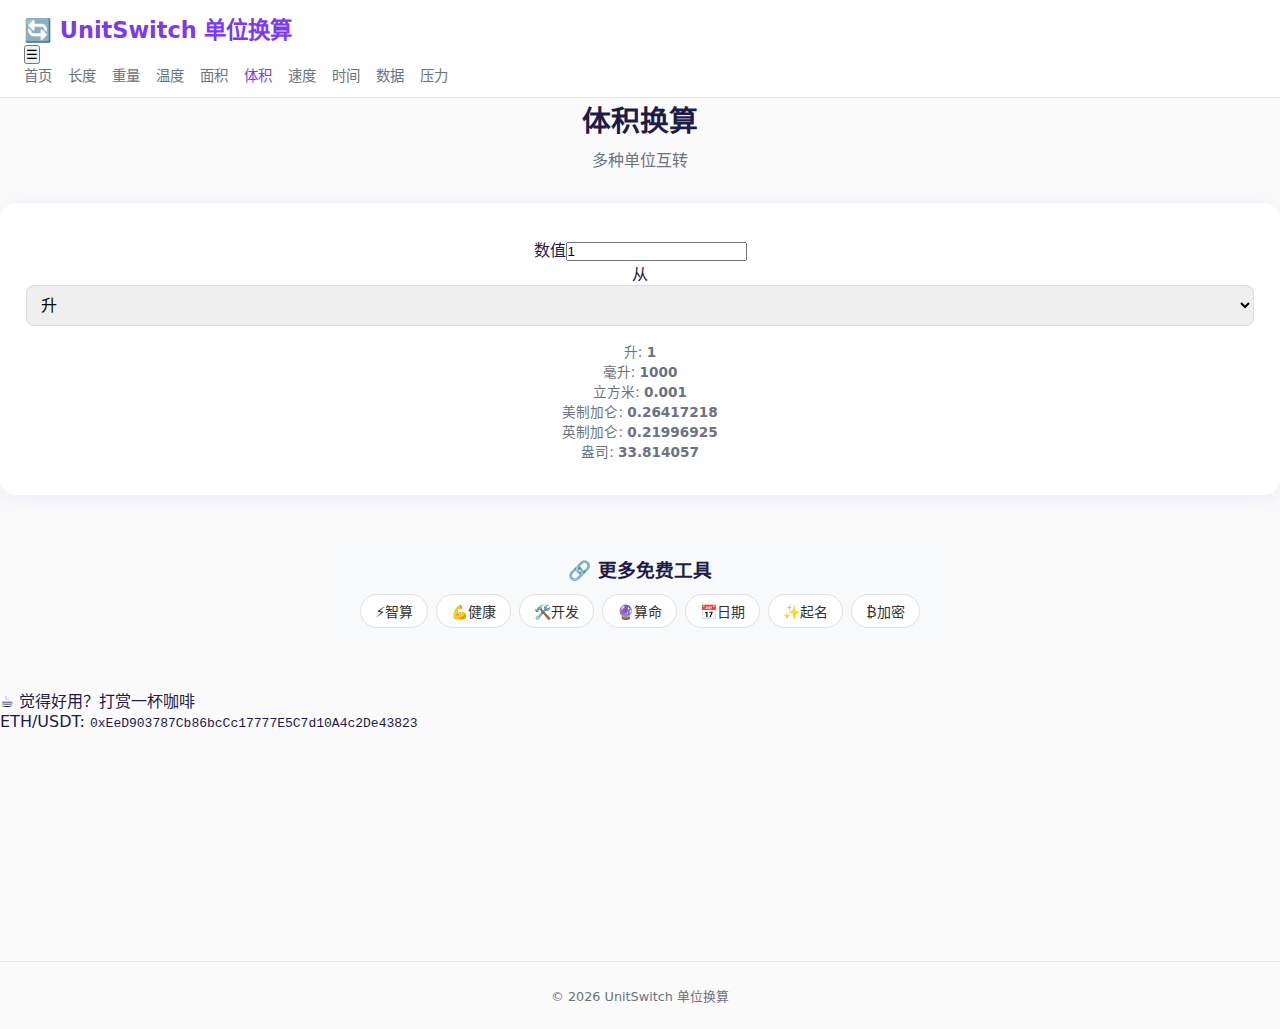
<file: volume.html>
<!DOCTYPE html>
<html lang="zh-CN">
<head>
<meta charset="UTF-8">
<meta name="viewport" content="width=device-width,initial-scale=1.0">
<title>体积换算 | UnitSwitch</title>
<meta name="description" content="在线体积容量换算。">
<meta name="keywords" content="体积换算,升转毫升">
<link rel="canonical" href="https://rorojiao.github.io/unitswitch/volume.html">
<link rel="stylesheet" href="style.css">
<meta property="og:title" content="体积换算 | UnitSwitch">
<meta property="og:description" content="在线体积容量换算。">
<meta property="og:type" content="website">
<meta property="og:url" content="https://rorojiao.github.io/unitswitch/volume.html">
<meta name="twitter:card" content="summary">
<script type="application/ld+json">
{"@context":"https://schema.org","@type":"WebApplication","name":"体积换算","url":"https://rorojiao.github.io/unitswitch/volume.html","description":"在线体积容量换算。"}</script>
</head>
<body>
<header class="header"><div class="header-inner">
<a href="index.html" class="logo">🔄 UnitSwitch 单位换算</a>
<button class="nav-toggle" onclick="document.querySelector('.nav').classList.toggle('open')">☰</button>
<nav class="nav"><a href="index.html">首页</a><a href="length.html">长度</a><a href="weight.html">重量</a><a href="temperature.html">温度</a><a href="area.html">面积</a><a href="volume.html" class=active>体积</a><a href="speed.html">速度</a><a href="time-unit.html">时间</a><a href="data.html">数据</a><a href="pressure.html">压力</a></nav>
</div></header>
<div class="container">
<h1>体积换算</h1><p class="subtitle">多种单位互转</p><div class="card"><div class="form-group"><label>数值</label><input type="number" id="val" value="1" oninput="conv()" step="any"></div><div class="form-group"><label>从</label><select id="from" onchange="conv()" style="width:100%;padding:10px;border-radius:8px;border:1px solid #ddd;font-size:16px"></select></div><div id="results" style="margin-top:15px;font-size:18px"></div></div><script>const U={"升":1,"毫升":0.001,"立方米":1000,"美制加仑":3.78541,"英制加仑":4.54609,"盎司":0.0295735};const sel=document.getElementById("from");Object.keys(U).forEach(k=>{const o=document.createElement("option");o.value=k;o.textContent=k;sel.appendChild(o)});function conv(){const v=+document.getElementById("val").value,f=sel.value;const base=v*U[f];let h="";Object.entries(U).forEach(([k,r])=>{h+="<p>"+k+": <b>"+(base/r).toPrecision(8).replace(/\.?0+$/,"")+"</b></p>"});document.getElementById("results").innerHTML=h}conv()</script>
</div>
<div class="more-tools" style="max-width:800px;margin:40px auto;padding:20px;background:#f8f9fa;border-radius:12px;text-align:center">
<h3 style="margin-bottom:12px">🔗 更多免费工具</h3>
<div style="display:flex;flex-wrap:wrap;gap:8px;justify-content:center"><a href="https://rorojiao.github.io/calcsmart/" style="padding:6px 14px;background:#fff;border-radius:20px;text-decoration:none;color:#333;border:1px solid #e0e0e0;font-size:14px">⚡智算</a>
<a href="https://rorojiao.github.io/healthcalc/" style="padding:6px 14px;background:#fff;border-radius:20px;text-decoration:none;color:#333;border:1px solid #e0e0e0;font-size:14px">💪健康</a>
<a href="https://rorojiao.github.io/devtoolbox/" style="padding:6px 14px;background:#fff;border-radius:20px;text-decoration:none;color:#333;border:1px solid #e0e0e0;font-size:14px">🛠️开发</a>
<a href="https://rorojiao.github.io/fortune-tools/" style="padding:6px 14px;background:#fff;border-radius:20px;text-decoration:none;color:#333;border:1px solid #e0e0e0;font-size:14px">🔮算命</a>
<a href="https://rorojiao.github.io/datecalc/" style="padding:6px 14px;background:#fff;border-radius:20px;text-decoration:none;color:#333;border:1px solid #e0e0e0;font-size:14px">📅日期</a>
<a href="https://rorojiao.github.io/namegenius/" style="padding:6px 14px;background:#fff;border-radius:20px;text-decoration:none;color:#333;border:1px solid #e0e0e0;font-size:14px">✨起名</a>
<a href="https://rorojiao.github.io/cryptogauge/" style="padding:6px 14px;background:#fff;border-radius:20px;text-decoration:none;color:#333;border:1px solid #e0e0e0;font-size:14px">₿加密</a></div></div>
<div class="donate"><p>☕ 觉得好用？打赏一杯咖啡</p><p>ETH/USDT: <code>0xEeD903787Cb86bcCc17777E5C7d10A4c2De43823</code></p></div>
<div style="text-align:center;margin:20px auto;max-width:728px;"><iframe data-aa="2427662" src="//acceptable.a-ads.com/2427662/?size=Adaptive" style="border:0;padding:0;width:100%;height:auto;min-height:60px;overflow:hidden;display:block;margin:auto;"></iframe></div>
<footer class="footer">© 2026 UnitSwitch 单位换算</footer>
<script>fetch("https://site-analytics.cap.1ktower.com/hit?s="+encodeURIComponent(location.hostname)+"&p="+encodeURIComponent(location.pathname)).catch(()=>{})</script>
</body>
</html>
</file>
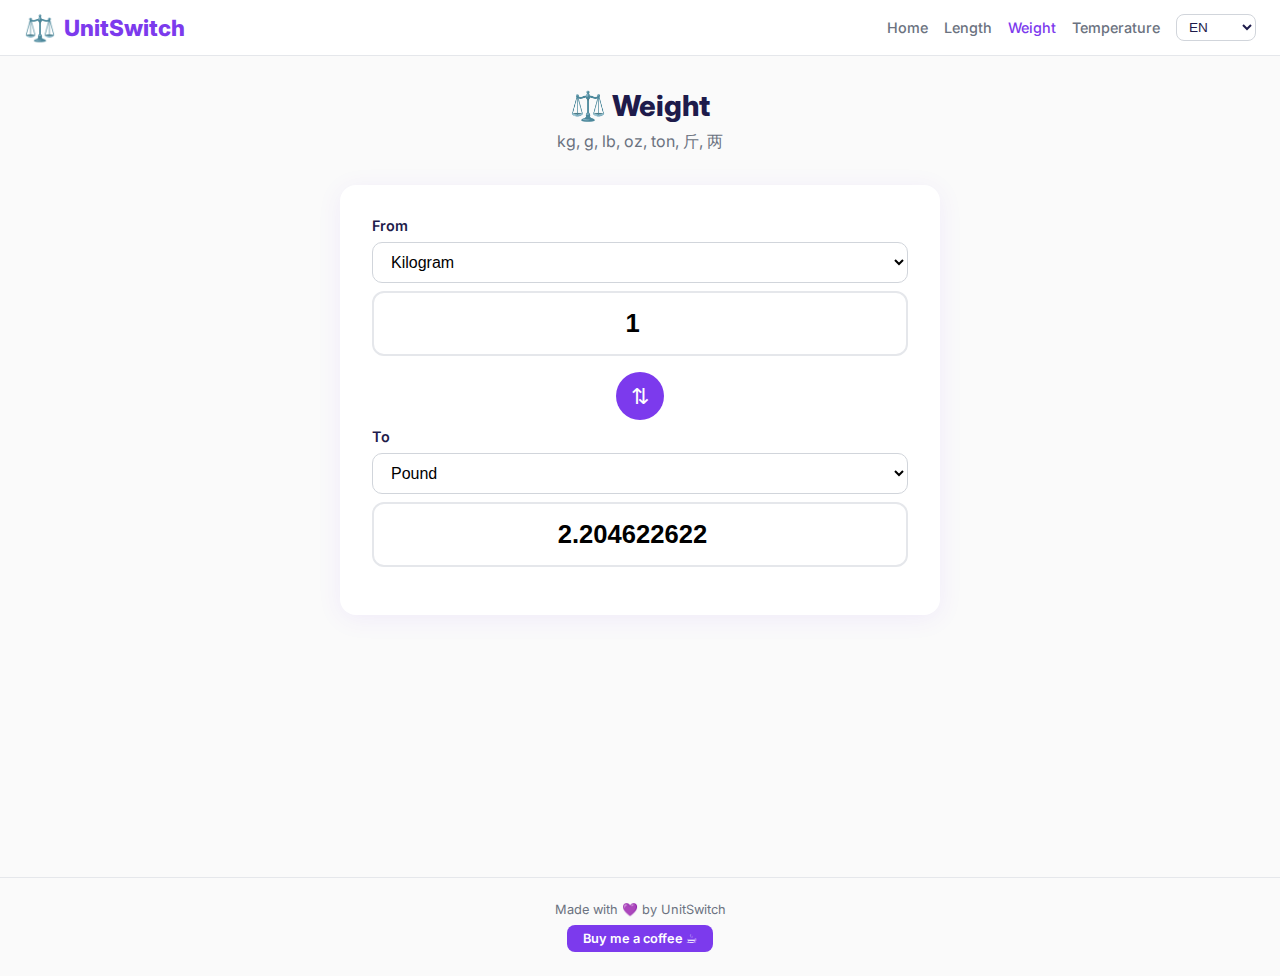
<file: weight.html>
<!DOCTYPE html>
<html lang="en">
<head>
<meta charset="UTF-8"><meta name="viewport" content="width=device-width,initial-scale=1">
<title>Weight Converter - UnitSwitch ⚖️</title>
<meta name="description" content="Convert weight units instantly: kg, g, lb, oz, ton, 斤, 两. kg to lbs and more.">
<meta name="keywords" content="weight converter, kg to lbs, pounds to kg, ounces to grams">
<link href="https://fonts.googleapis.com/css2?family=Inter:wght@400;500;600;700;800&display=swap" rel="stylesheet">
<link rel="stylesheet" href="style.css">
    <meta property="og:title" content="Weight Converter - UnitSwitch ⚖️">
    <meta property="og:description" content="Convert weight units instantly: kg, g, lb, oz, ton, 斤, 两. kg to lbs and more.">
    <meta property="og:type" content="website">
    <meta property="og:url" content="https://rorojiao.github.io/unitswitch/weight.html">
    <link rel="canonical" href="https://rorojiao.github.io/unitswitch/weight.html">
    <script type="application/ld+json">
    {
        "@context": "https://schema.org",
        "@type": "WebApplication",
        "name": "Weight Converter - UnitSwitch ⚖️",
        "description": "Convert weight units instantly: kg, g, lb, oz, ton, 斤, 两. kg to lbs and more.",
        "url": "https://rorojiao.github.io/unitswitch/weight.html",
        "applicationCategory": "UtilityApplication",
        "operatingSystem": "All",
        "offers": { "@type": "Offer", "price": "0", "priceCurrency": "USD" }
    }
    </script>
</head>
<body>
<header>
  <a href="index.html" class="logo"><span>⚖️</span> UnitSwitch</a>
  <nav>
    <a href="index.html" data-i18n="home">Home</a>
    <a href="length.html" data-i18n="length">Length</a>
    <a href="weight.html" class="active" data-i18n="weight">Weight</a>
    <a href="temperature.html" data-i18n="temperature">Temperature</a>
    <select id="langSel"><option value="en">EN</option><option value="zh">中文</option><option value="ja">日本語</option><option value="ko">한국어</option><option value="es">ES</option></select>
  </nav>
</header>
<main>
  <h1>⚖️ <span data-i18n="weight">Weight</span></h1>
  <p class="subtitle" data-i18n="weightDesc">kg, g, lb, oz, ton, 斤, 两</p>
  <div class="converter">
    <div class="unit-group">
      <label data-i18n="from">From</label>
      <select id="fromUnit">
        <option value="kilogram" data-i18n="kilogram">Kilogram</option>
        <option value="gram" data-i18n="gram">Gram</option>
        <option value="pound" data-i18n="pound">Pound</option>
        <option value="ounce" data-i18n="ounce">Ounce</option>
        <option value="ton" data-i18n="ton">Metric Ton</option>
        <option value="jin" data-i18n="jin">Jin (斤)</option>
        <option value="liang" data-i18n="liang">Liang (两)</option>
      </select>
      <input type="number" id="fromVal" value="1" step="any">
    </div>
    <div class="swap-btn"><button onclick="swapUnits()" title="Swap">⇅</button></div>
    <div class="unit-group">
      <label data-i18n="to">To</label>
      <select id="toUnit">
        <option value="kilogram" data-i18n="kilogram">Kilogram</option>
        <option value="gram" data-i18n="gram">Gram</option>
        <option value="pound" selected data-i18n="pound">Pound</option>
        <option value="ounce" data-i18n="ounce">Ounce</option>
        <option value="ton" data-i18n="ton">Metric Ton</option>
        <option value="jin" data-i18n="jin">Jin (斤)</option>
        <option value="liang" data-i18n="liang">Liang (两)</option>
      </select>
      <input type="number" id="toVal" readonly>
    </div>
  </div>
</main>
<!-- AADS Crypto Ad -->
<div id="aads-ad" style="text-align:center;margin:20px auto;max-width:728px;">
  <!-- Ad unit will be inserted after AADS registration -->

  <iframe data-aa="2427662" src="//acceptable.a-ads.com/2427662/?size=Adaptive" style="border:0; padding:0; width:100%; height:auto; min-height:60px; overflow:hidden; display:block; margin:auto;"></iframe>
</div>
<footer>
  <p data-i18n="footer">Made with 💜 by UnitSwitch</p>
  <a class="tip-btn" href="https://etherscan.io/address/0xEeD903787Cb86bcCc17777E5C7d10A4c2De43823" target="_blank" data-i18n="tipText">Buy me a coffee ☕</a>
</footer>
<script src="i18n.js"></script>
<script>
const toKg={kilogram:1,gram:0.001,pound:0.45359237,ounce:0.028349523125,ton:1000,jin:0.5,liang:0.05};
function convert(){
  const v=parseFloat(document.getElementById('fromVal').value)||0;
  const f=document.getElementById('fromUnit').value;
  const tt=document.getElementById('toUnit').value;
  document.getElementById('toVal').value=+(v*toKg[f]/toKg[tt]).toPrecision(10);
}
function swapUnits(){
  const f=document.getElementById('fromUnit'),tt=document.getElementById('toUnit');
  [f.value,tt.value]=[tt.value,f.value];convert();
}
document.getElementById('fromVal').addEventListener('input',convert);
document.getElementById('fromUnit').addEventListener('change',convert);
document.getElementById('toUnit').addEventListener('change',convert);
convert();
</script>
</body>
</html>
</file>
<file: style.css>
*{margin:0;padding:0;box-sizing:border-box}
:root{--purple:#7c3aed;--purple-light:#ede9fe;--purple-dark:#5b21b6;--bg:#fafafa;--card:#fff;--text:#1e1b4b;--gray:#6b7280;--radius:16px;--shadow:0 4px 24px rgba(124,58,237,.08)}
body{font-family:'Inter','Segoe UI',system-ui,-apple-system,sans-serif;background:var(--bg);color:var(--text);min-height:100vh;display:flex;flex-direction:column}
a{text-decoration:none;color:inherit}
header{background:var(--card);border-bottom:1px solid #e5e7eb;padding:12px 24px;display:flex;align-items:center;justify-content:space-between;position:sticky;top:0;z-index:100}
.logo{font-size:1.4rem;font-weight:800;color:var(--purple);display:flex;align-items:center;gap:8px}
.logo span{font-size:1.6rem}
nav{display:flex;gap:16px;align-items:center}
nav a{font-size:.9rem;color:var(--gray);font-weight:500;transition:color .2s}
nav a:hover,nav a.active{color:var(--purple)}
#langSel{border:1px solid #d1d5db;border-radius:8px;padding:4px 8px;font-size:.85rem;background:var(--card);cursor:pointer;color:var(--text)}
main{flex:1;max-width:900px;width:100%;margin:0 auto;padding:32px 20px}
h1{font-size:1.8rem;font-weight:800;text-align:center;margin-bottom:8px}
.subtitle{text-align:center;color:var(--gray);margin-bottom:32px;font-size:1rem}
/* Index cards */
.cards{display:grid;grid-template-columns:repeat(auto-fill,minmax(240px,1fr));gap:20px}
.card{background:var(--card);border-radius:var(--radius);padding:32px 24px;box-shadow:var(--shadow);text-align:center;transition:transform .2s,box-shadow .2s;cursor:pointer;border:2px solid transparent}
.card:hover{transform:translateY(-4px);box-shadow:0 8px 32px rgba(124,58,237,.15);border-color:var(--purple-light)}
.card .icon{font-size:3rem;margin-bottom:12px}
.card h2{font-size:1.1rem;font-weight:700;margin-bottom:6px}
.card p{font-size:.85rem;color:var(--gray)}
/* Converter */
.converter{background:var(--card);border-radius:var(--radius);padding:32px;box-shadow:var(--shadow);max-width:600px;margin:0 auto}
.unit-group{display:flex;flex-direction:column;gap:8px;margin-bottom:16px}
.unit-group label{font-weight:600;font-size:.9rem}
.unit-group select{border:1px solid #d1d5db;border-radius:10px;padding:10px 14px;font-size:1rem;background:var(--card)}
.unit-group input{border:2px solid #e5e7eb;border-radius:12px;padding:16px;font-size:1.6rem;font-weight:700;text-align:center;transition:border-color .2s;width:100%}
.unit-group input:focus{outline:none;border-color:var(--purple)}
.swap-btn{display:flex;justify-content:center;margin:8px 0}
.swap-btn button{background:var(--purple);color:#fff;border:none;border-radius:50%;width:48px;height:48px;font-size:1.4rem;cursor:pointer;transition:transform .3s,background .2s;display:flex;align-items:center;justify-content:center}
.swap-btn button:hover{background:var(--purple-dark);transform:rotate(180deg)}
/* Thermometer */
.thermo-wrap{display:flex;justify-content:center;margin-top:24px}
.thermometer{position:relative;width:40px;height:200px;background:#e5e7eb;border-radius:20px;overflow:hidden;margin:0 auto}
.thermo-fill{position:absolute;bottom:0;width:100%;background:linear-gradient(to top,#ef4444,#f97316,#7c3aed);border-radius:0 0 20px 20px;transition:height .4s}
.thermo-label{text-align:center;margin-top:8px;font-weight:700;font-size:1.1rem;color:var(--purple)}
/* Footer */
footer{text-align:center;padding:24px;font-size:.8rem;color:var(--gray);border-top:1px solid #e5e7eb;margin-top:40px}
footer a{color:var(--purple)}
.tip-btn{display:inline-block;margin-top:8px;background:var(--purple);color:#fff;padding:6px 16px;border-radius:8px;font-size:.8rem;font-weight:600;transition:background .2s}
.tip-btn:hover{background:var(--purple-dark)}
@media(max-width:600px){main{padding:20px 12px}.converter{padding:20px}.unit-group input{font-size:1.3rem;padding:12px}h1{font-size:1.4rem}}
</file>
